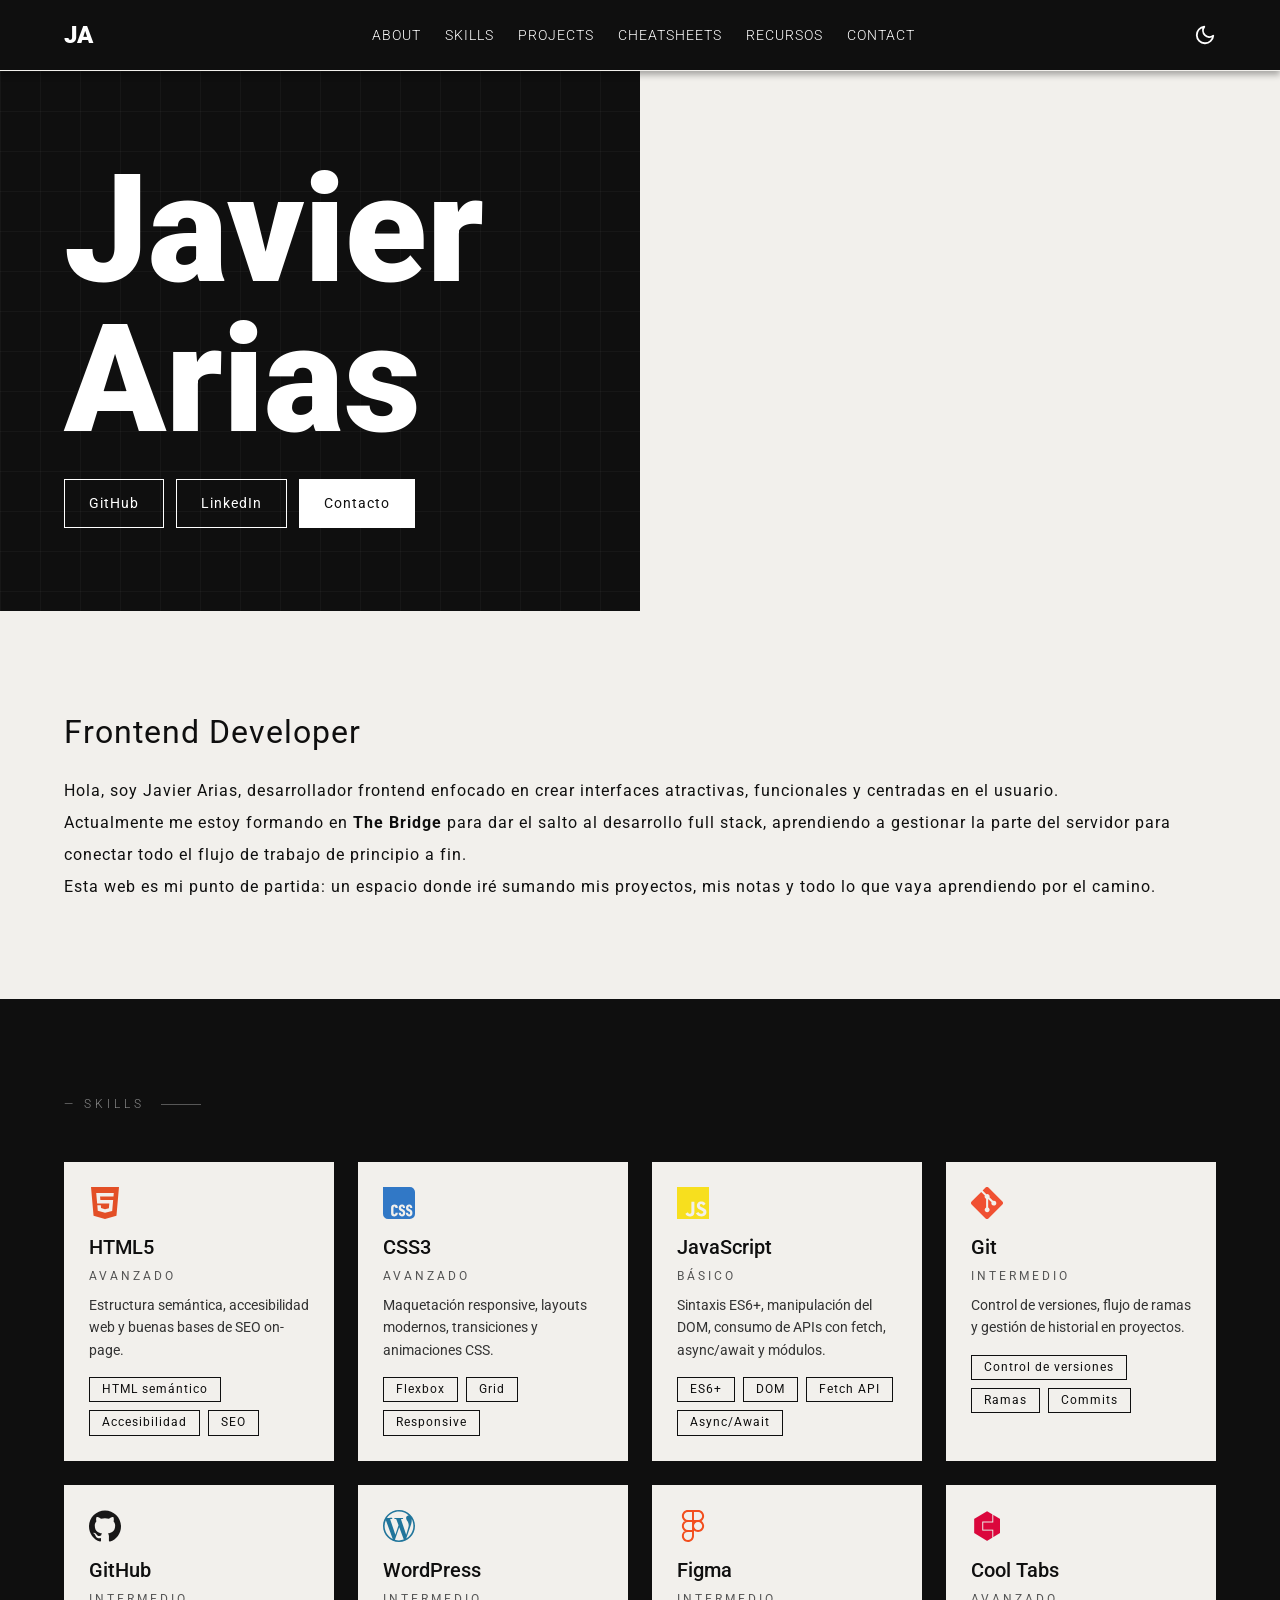
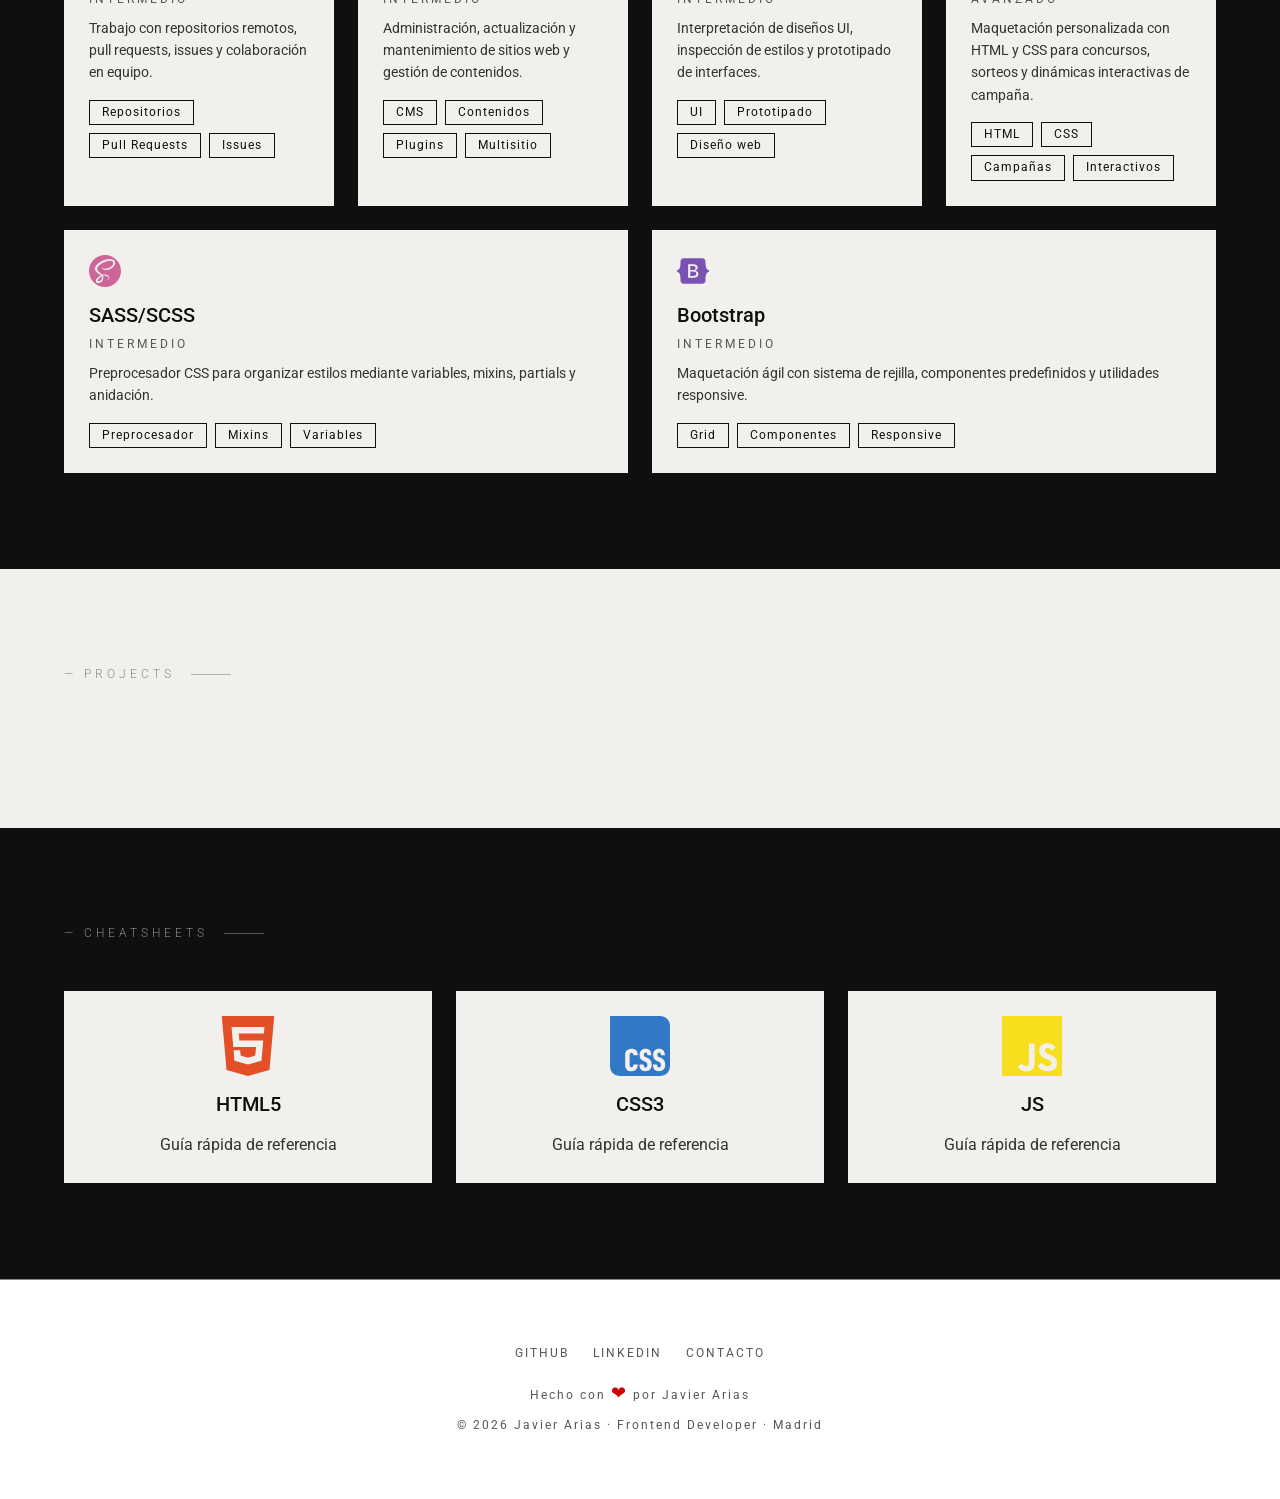
<file: index.html>
<!doctype html>
<html lang="es">
  <head>
    <meta charset="UTF-8" />
    <meta name="viewport" content="width=device-width, initial-scale=1.0" />
    <meta
      name="description"
      content="Portfolio de Javier Arias, desarrollador full stack"
    />
    <link
      rel="icon"
      type="image/png"
      href="https://res.cloudinary.com/z6bhb6c7/image/upload/v1793443373/favicon-32x32.png"
    />
    <link rel="stylesheet" href="./css/reset.css" />
    <link rel="stylesheet" href="./css/styles.css" />
    <title>Portfolio | Javier Arias</title>
  </head>
  <body>
    <header class="header__main"></header>

    <main>
      <section class="hero">
        <div class="hero__text">
          <h1 class="hero__name"><span>Javier</span> <span>Arias</span></h1>
          <div class="hero__actions">
            <a
              href="https://github.com/ariasimage"
              class="hero__btn"
              target="_blank"
              rel="noopener noreferrer"
              >GitHub</a
            >
            <a
              href="https://www.linkedin.com/in/javier-arias-frontend/"
              class="hero__btn"
              target="_blank"
              rel="noopener noreferrer"
              >LinkedIn</a
            >
            <a href="contacto.html" class="hero__btn hero__btn--solid"
              >Contacto</a
            >
          </div>
        </div>
        <div
          class="hero__image"
          role="img"
          aria-label="Ilustración de Javier Arias"
        ></div>
      </section>
      <section class="hero__content section section--light">
        <div class="section__container">
          <p class="section__role--tag">Frontend Developer</p>
          <p class="section__description">
            Hola, soy Javier Arias, desarrollador frontend enfocado en crear
            interfaces atractivas, funcionales y centradas en el usuario.
          </p>
          <p class="section__description">
            Actualmente me estoy formando en <strong>The Bridge</strong> para
            dar el salto al desarrollo full stack, aprendiendo a gestionar la
            parte del servidor para conectar todo el flujo de trabajo de
            principio a fin.
          </p>
          <p class="section__description">
            Esta web es mi punto de partida: un espacio donde iré sumando mis
            proyectos, mis notas y todo lo que vaya aprendiendo por el camino.
          </p>
        </div>
      </section>

      <section class="section section--dark" id="skills">
        <p class="section__label">— Skills</p>
        <div class="section__container">
          <div class="skills__list" id="skills-list"></div>
        </div>
      </section>

      <section class="section section--light" id="projects">
        <p class="section__label">— Projects</p>
      </section>

      <section class="section section--dark" id="cheatsheets">
        <p class="section__label">— Cheatsheets</p>
        <div class="section__container">
          <div class="cheatsheets__list" id="cheatsheets-list"></div>
        </div>
      </section>
    </main>

    <footer class="footer"></footer>
    <script type="module" src="./js/main.js"></script>
  </body>
</html>
</file>
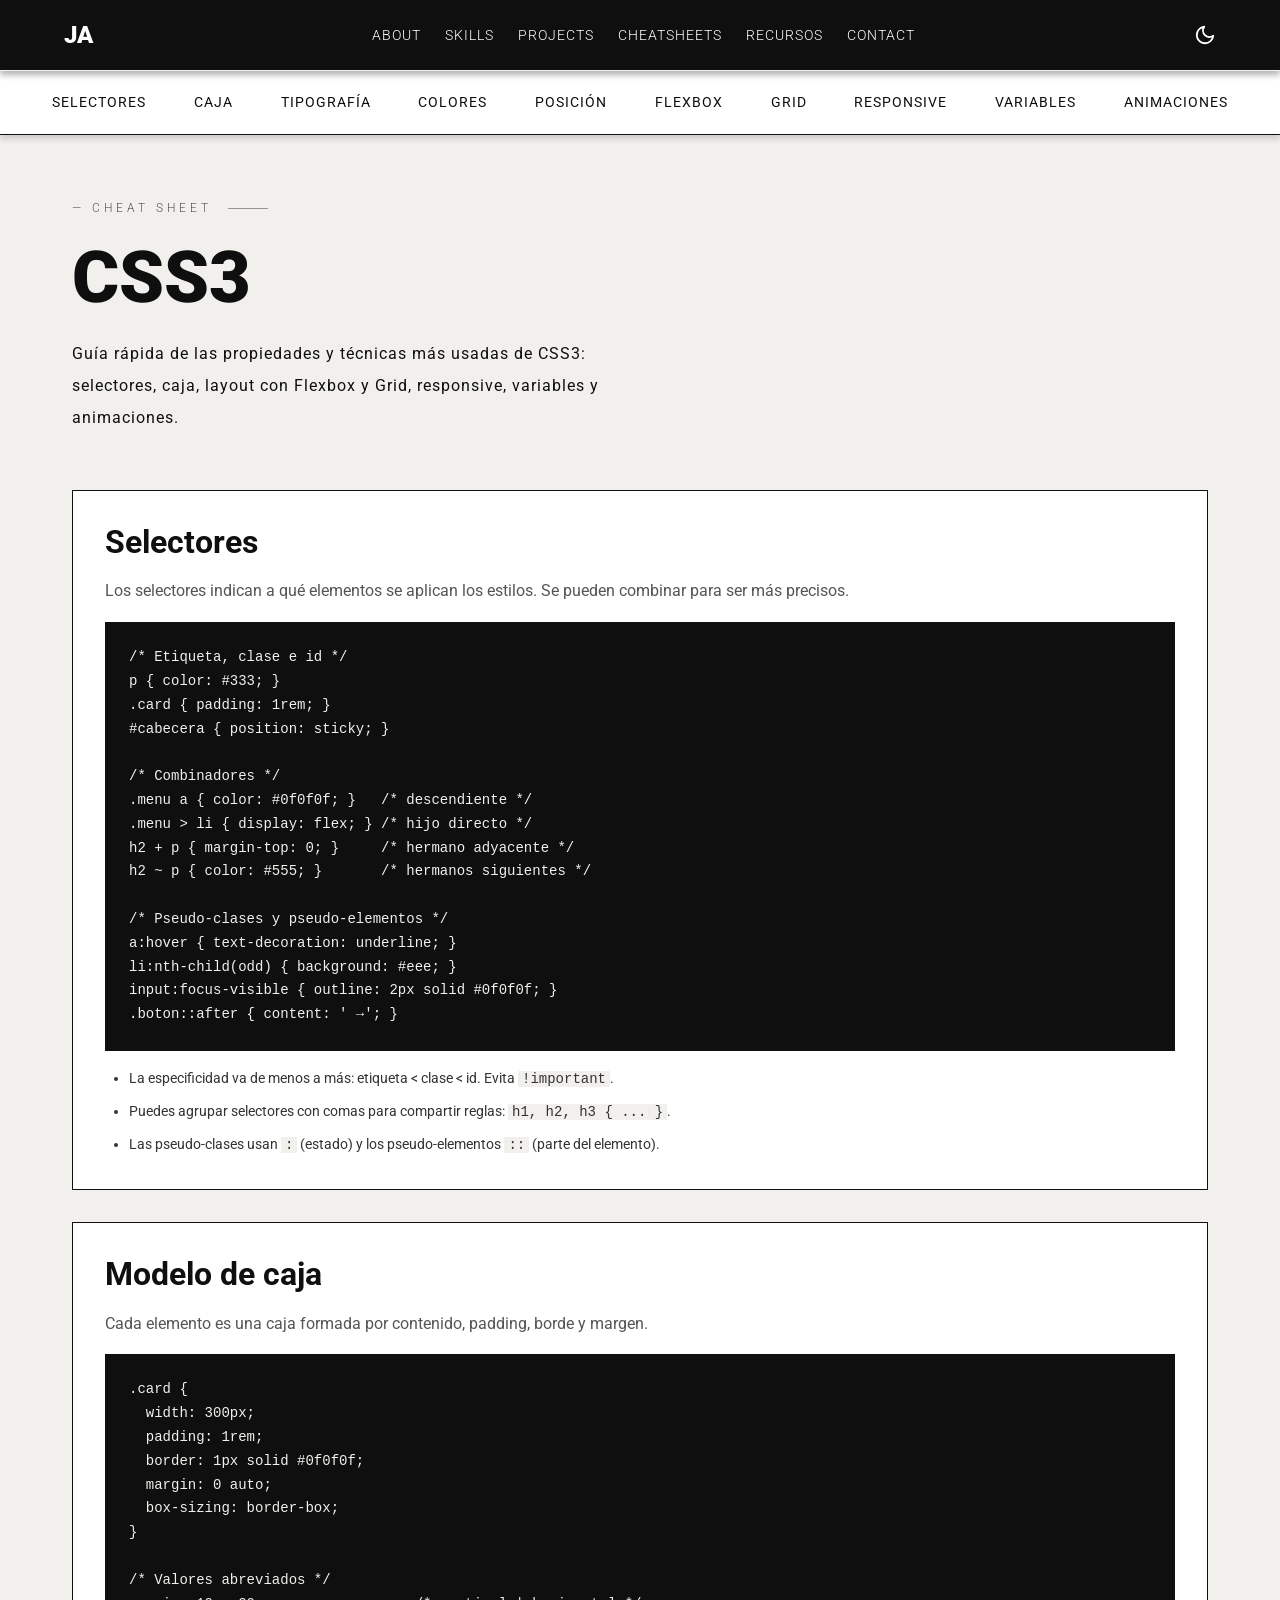
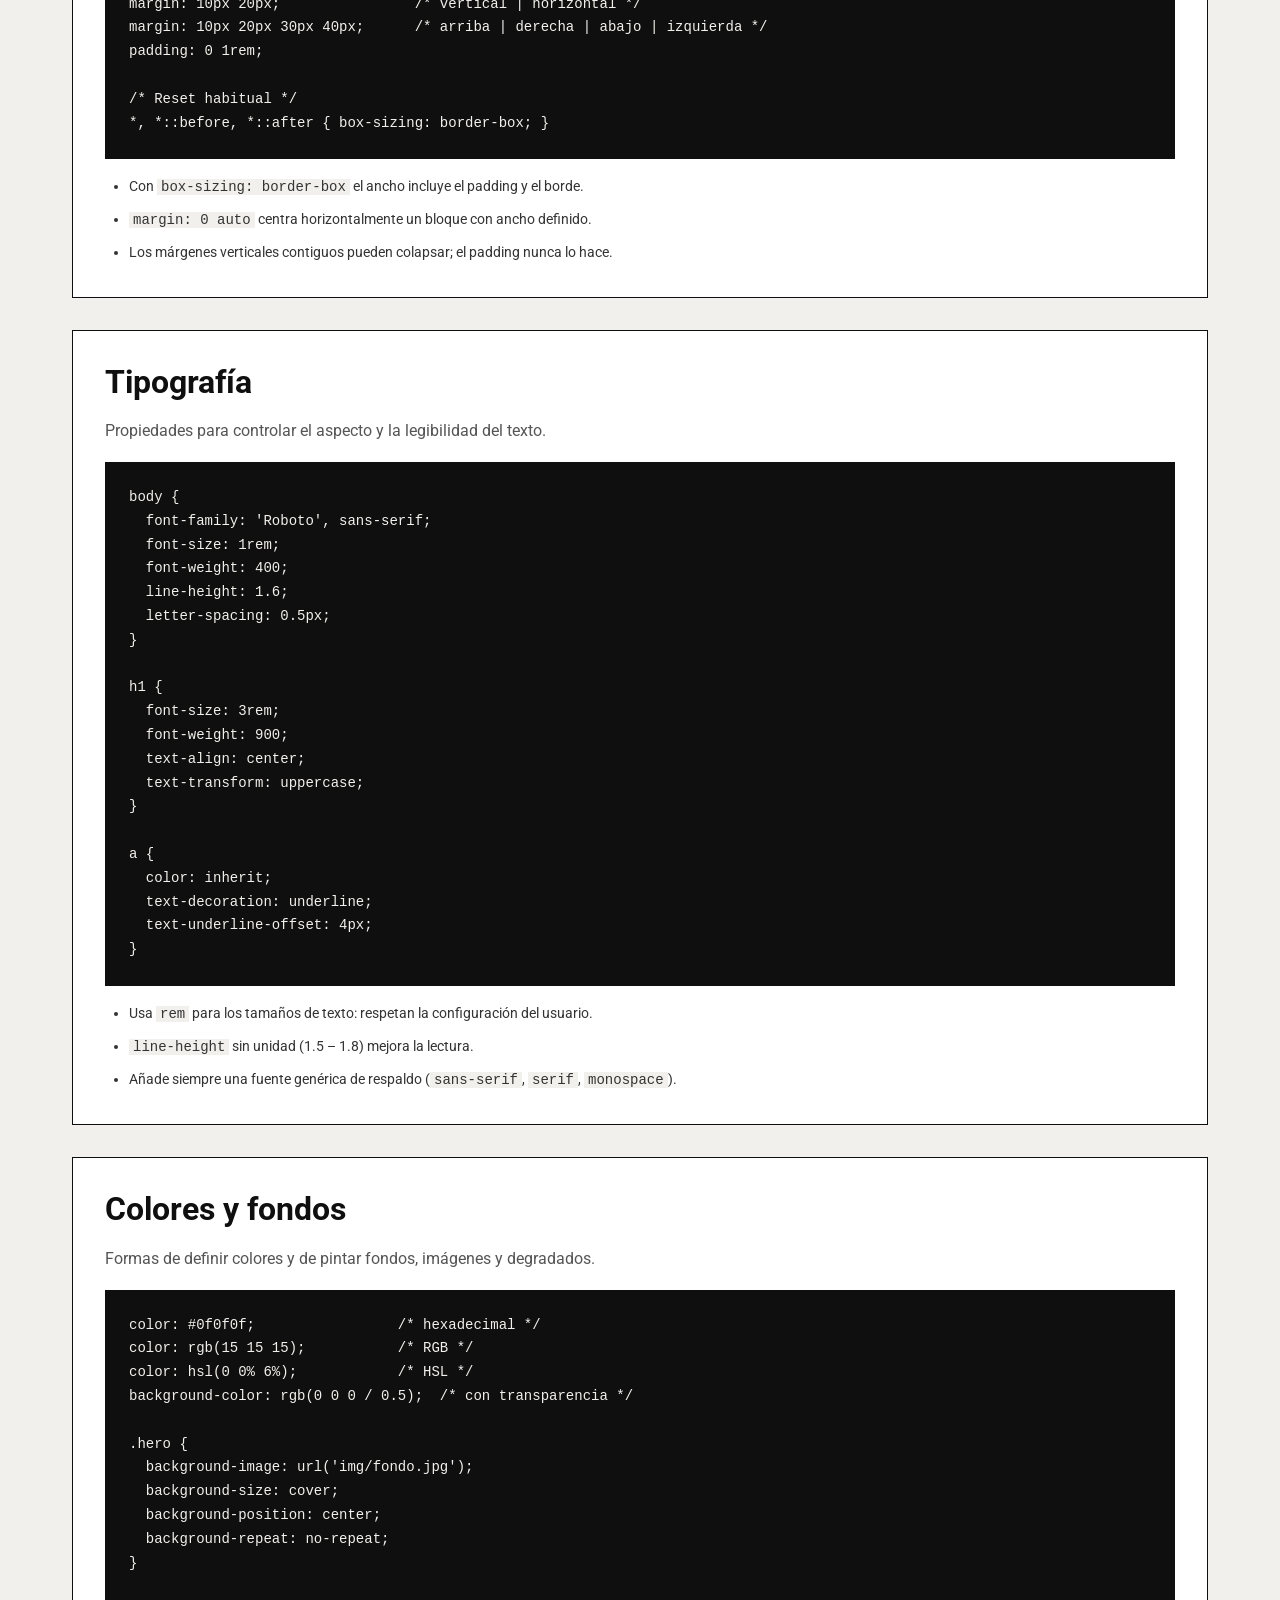
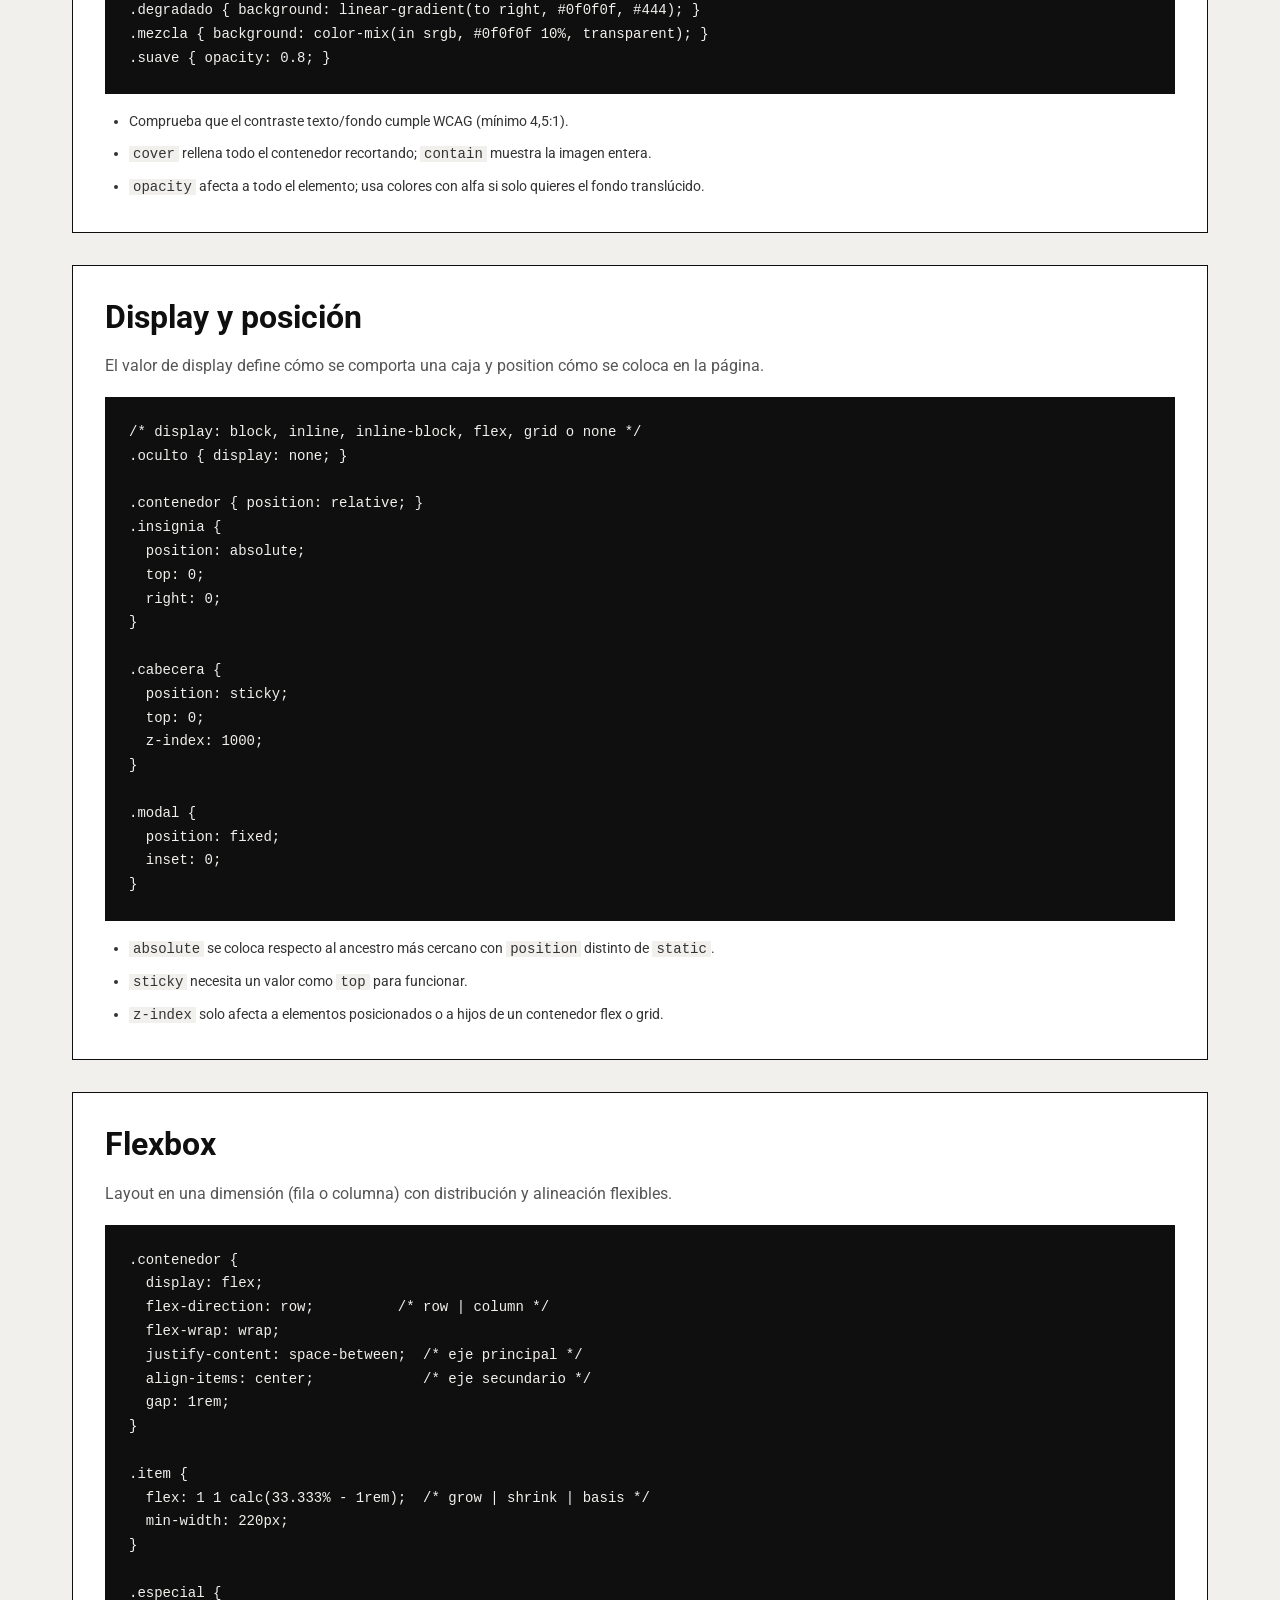
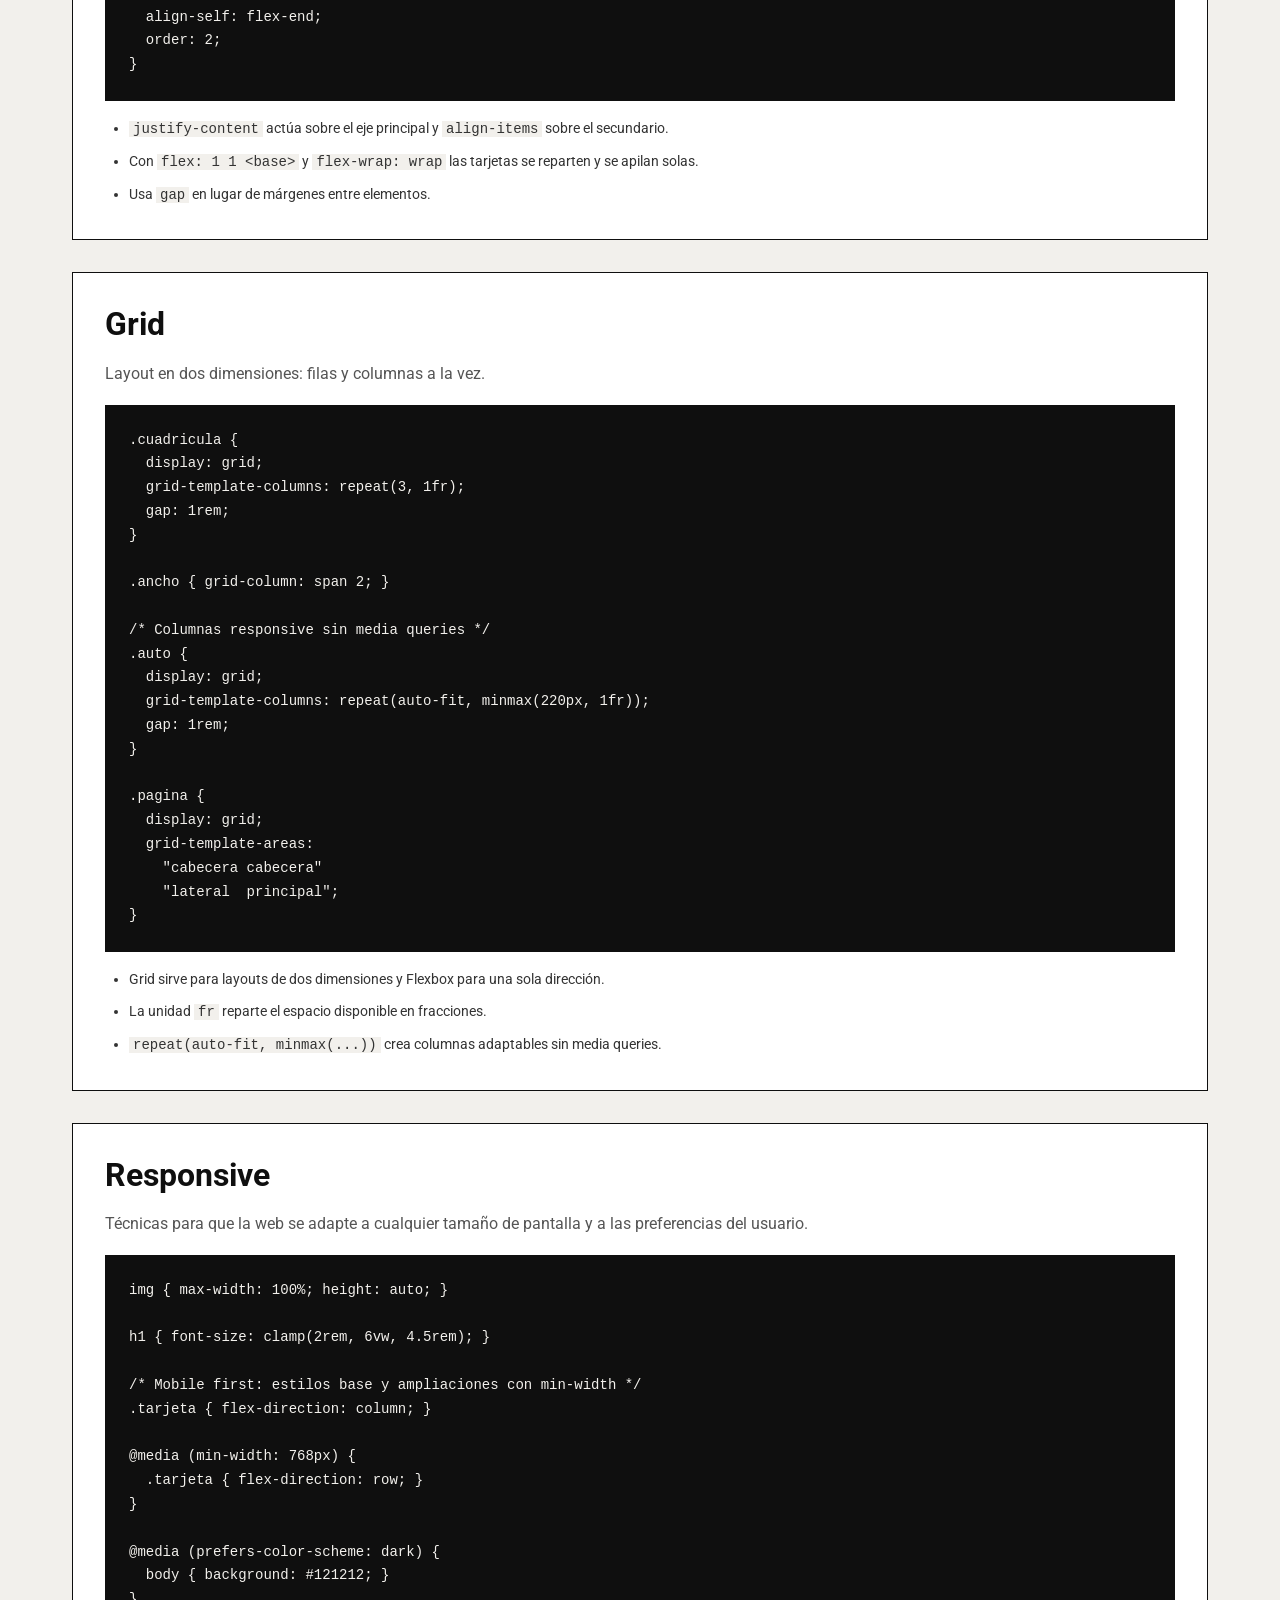
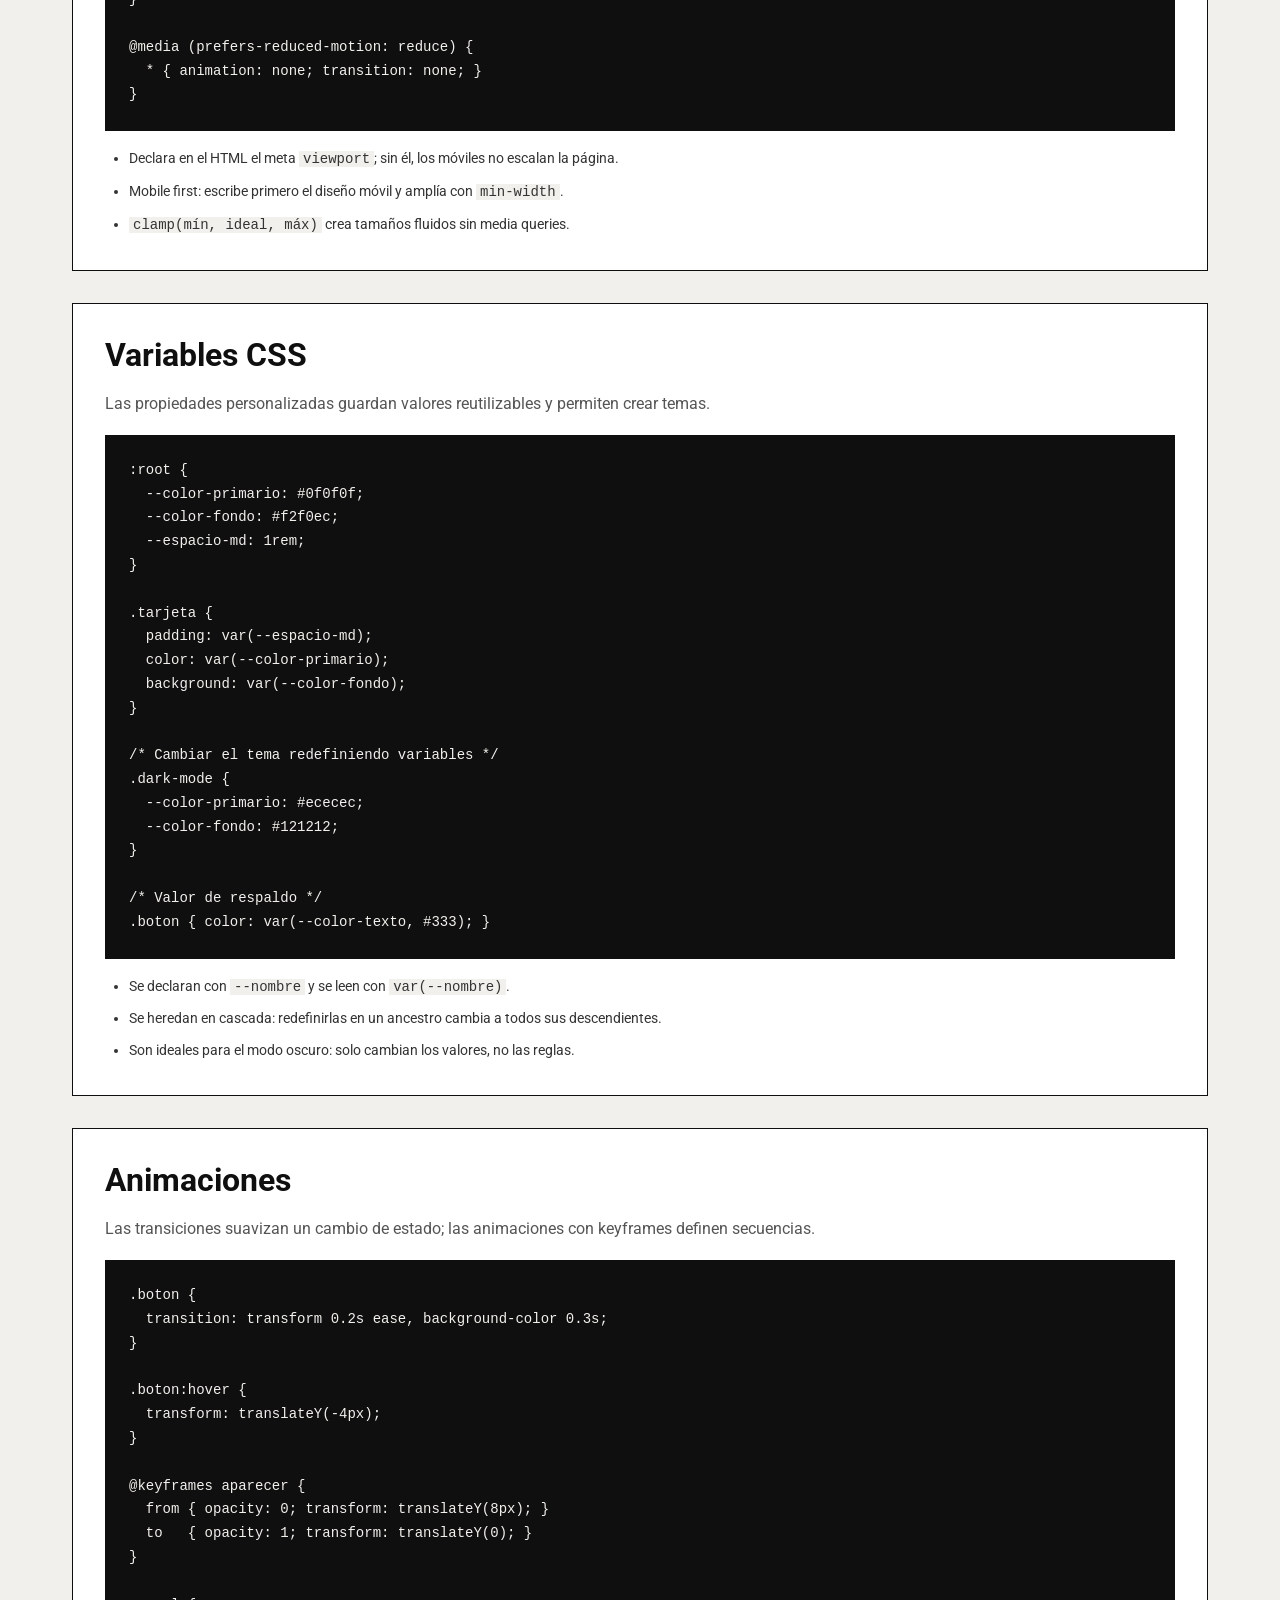
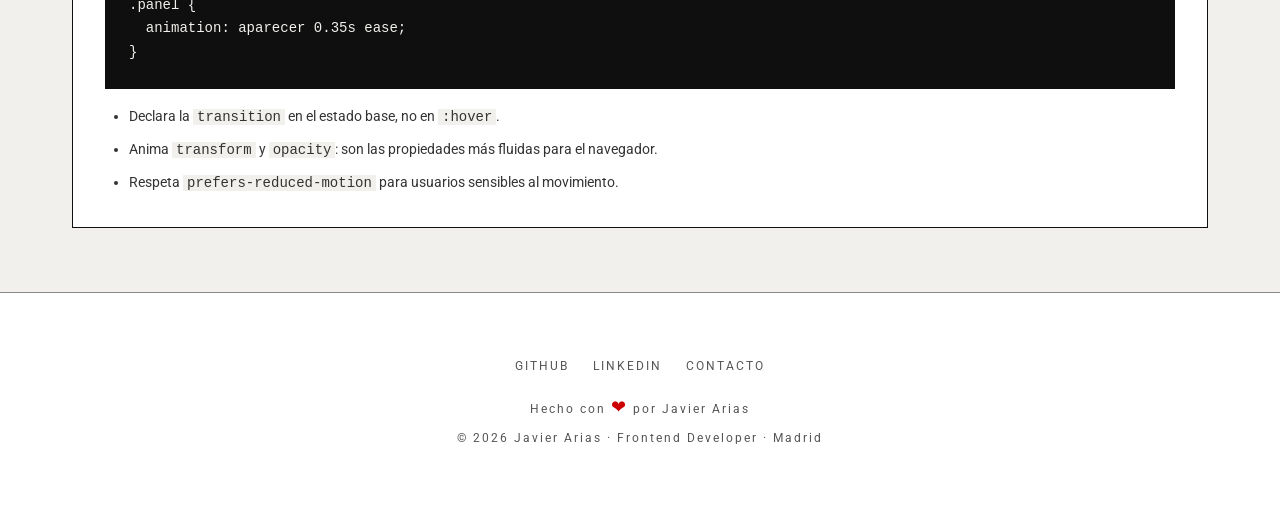
<file: cheatsheet-css.html>
<!DOCTYPE html>
<html lang="es">
  <head>
    <meta charset="UTF-8" />
    <meta name="viewport" content="width=device-width, initial-scale=1.0" />
    <meta
      name="description"
      content="Portfolio de Javier Arias, desarrollador full stack"
    />
    <link
      rel="icon"
      type="image/png"
      href="https://res.cloudinary.com/z6bhb6c7/image/upload/v1793443373/favicon-32x32.png"
    />
    <link rel="stylesheet" href="./css/reset.css" />
    <link rel="stylesheet" href="./css/styles.css" />
    <title>Cheatsheet CSS3 | Javier Arias</title>
  </head>
  <body>
    <header class="header__main"></header>

    <main class="main--grow cheatsheet__page">
      <nav class="cheatsheet__nav" aria-label="Índice de la cheatsheet">
        <ul class="cheatsheet__nav-list">
          <li><a class="cheatsheet__nav-link" href="#selectores">Selectores</a></li>
          <li><a class="cheatsheet__nav-link" href="#caja">Caja</a></li>
          <li><a class="cheatsheet__nav-link" href="#tipografia">Tipografía</a></li>
          <li><a class="cheatsheet__nav-link" href="#colores">Colores</a></li>
          <li><a class="cheatsheet__nav-link" href="#posicion">Posición</a></li>
          <li><a class="cheatsheet__nav-link" href="#flexbox">Flexbox</a></li>
          <li><a class="cheatsheet__nav-link" href="#grid">Grid</a></li>
          <li><a class="cheatsheet__nav-link" href="#responsive">Responsive</a></li>
          <li><a class="cheatsheet__nav-link" href="#variables">Variables</a></li>
          <li><a class="cheatsheet__nav-link" href="#animaciones">Animaciones</a></li>
        </ul>
      </nav>

      <div class="cheatsheet">
        <article class="cheatsheet__content">
          <header class="cheatsheet__header">
            <p class="section__label cheatsheet__tag">— Cheat Sheet</p>
            <h1 class="cheatsheet__title">CSS3</h1>
            <p class="cheatsheet__intro">
              Guía rápida de las propiedades y técnicas más usadas de CSS3: selectores, caja, layout con Flexbox y Grid, responsive, variables y animaciones.
            </p>
          </header>

        <section class="cheatsheet__section" id="selectores">
          <h2 class="cheatsheet__section-title">Selectores</h2>
          <p class="cheatsheet__desc">Los selectores indican a qué elementos se aplican los estilos. Se pueden combinar para ser más precisos.</p>
          <pre class="cheatsheet__code"><code>/* Etiqueta, clase e id */
p { color: #333; }
.card { padding: 1rem; }
#cabecera { position: sticky; }

/* Combinadores */
.menu a { color: #0f0f0f; }   /* descendiente */
.menu &gt; li { display: flex; } /* hijo directo */
h2 + p { margin-top: 0; }     /* hermano adyacente */
h2 ~ p { color: #555; }       /* hermanos siguientes */

/* Pseudo-clases y pseudo-elementos */
a:hover { text-decoration: underline; }
li:nth-child(odd) { background: #eee; }
input:focus-visible { outline: 2px solid #0f0f0f; }
.boton::after { content: ' →'; }</code></pre>
          <ul class="cheatsheet__tips">
            <li>La especificidad va de menos a más: etiqueta &lt; clase &lt; id. Evita <code>!important</code>.</li>
            <li>Puedes agrupar selectores con comas para compartir reglas: <code>h1, h2, h3 { ... }</code>.</li>
            <li>Las pseudo-clases usan <code>:</code> (estado) y los pseudo-elementos <code>::</code> (parte del elemento).</li>
          </ul>
        </section>

        <section class="cheatsheet__section" id="caja">
          <h2 class="cheatsheet__section-title">Modelo de caja</h2>
          <p class="cheatsheet__desc">Cada elemento es una caja formada por contenido, padding, borde y margen.</p>
          <pre class="cheatsheet__code"><code>.card {
  width: 300px;
  padding: 1rem;
  border: 1px solid #0f0f0f;
  margin: 0 auto;
  box-sizing: border-box;
}

/* Valores abreviados */
margin: 10px 20px;                /* vertical | horizontal */
margin: 10px 20px 30px 40px;      /* arriba | derecha | abajo | izquierda */
padding: 0 1rem;

/* Reset habitual */
*, *::before, *::after { box-sizing: border-box; }</code></pre>
          <ul class="cheatsheet__tips">
            <li>Con <code>box-sizing: border-box</code> el ancho incluye el padding y el borde.</li>
            <li><code>margin: 0 auto</code> centra horizontalmente un bloque con ancho definido.</li>
            <li>Los márgenes verticales contiguos pueden colapsar; el padding nunca lo hace.</li>
          </ul>
        </section>

        <section class="cheatsheet__section" id="tipografia">
          <h2 class="cheatsheet__section-title">Tipografía</h2>
          <p class="cheatsheet__desc">Propiedades para controlar el aspecto y la legibilidad del texto.</p>
          <pre class="cheatsheet__code"><code>body {
  font-family: 'Roboto', sans-serif;
  font-size: 1rem;
  font-weight: 400;
  line-height: 1.6;
  letter-spacing: 0.5px;
}

h1 {
  font-size: 3rem;
  font-weight: 900;
  text-align: center;
  text-transform: uppercase;
}

a {
  color: inherit;
  text-decoration: underline;
  text-underline-offset: 4px;
}</code></pre>
          <ul class="cheatsheet__tips">
            <li>Usa <code>rem</code> para los tamaños de texto: respetan la configuración del usuario.</li>
            <li><code>line-height</code> sin unidad (1.5 – 1.8) mejora la lectura.</li>
            <li>Añade siempre una fuente genérica de respaldo (<code>sans-serif</code>, <code>serif</code>, <code>monospace</code>).</li>
          </ul>
        </section>

        <section class="cheatsheet__section" id="colores">
          <h2 class="cheatsheet__section-title">Colores y fondos</h2>
          <p class="cheatsheet__desc">Formas de definir colores y de pintar fondos, imágenes y degradados.</p>
          <pre class="cheatsheet__code"><code>color: #0f0f0f;                 /* hexadecimal */
color: rgb(15 15 15);           /* RGB */
color: hsl(0 0% 6%);            /* HSL */
background-color: rgb(0 0 0 / 0.5);  /* con transparencia */

.hero {
  background-image: url('img/fondo.jpg');
  background-size: cover;
  background-position: center;
  background-repeat: no-repeat;
}

.degradado { background: linear-gradient(to right, #0f0f0f, #444); }
.mezcla { background: color-mix(in srgb, #0f0f0f 10%, transparent); }
.suave { opacity: 0.8; }</code></pre>
          <ul class="cheatsheet__tips">
            <li>Comprueba que el contraste texto/fondo cumple WCAG (mínimo 4,5:1).</li>
            <li><code>cover</code> rellena todo el contenedor recortando; <code>contain</code> muestra la imagen entera.</li>
            <li><code>opacity</code> afecta a todo el elemento; usa colores con alfa si solo quieres el fondo translúcido.</li>
          </ul>
        </section>

        <section class="cheatsheet__section" id="posicion">
          <h2 class="cheatsheet__section-title">Display y posición</h2>
          <p class="cheatsheet__desc">El valor de display define cómo se comporta una caja y position cómo se coloca en la página.</p>
          <pre class="cheatsheet__code"><code>/* display: block, inline, inline-block, flex, grid o none */
.oculto { display: none; }

.contenedor { position: relative; }
.insignia {
  position: absolute;
  top: 0;
  right: 0;
}

.cabecera {
  position: sticky;
  top: 0;
  z-index: 1000;
}

.modal {
  position: fixed;
  inset: 0;
}</code></pre>
          <ul class="cheatsheet__tips">
            <li><code>absolute</code> se coloca respecto al ancestro más cercano con <code>position</code> distinto de <code>static</code>.</li>
            <li><code>sticky</code> necesita un valor como <code>top</code> para funcionar.</li>
            <li><code>z-index</code> solo afecta a elementos posicionados o a hijos de un contenedor flex o grid.</li>
          </ul>
        </section>

        <section class="cheatsheet__section" id="flexbox">
          <h2 class="cheatsheet__section-title">Flexbox</h2>
          <p class="cheatsheet__desc">Layout en una dimensión (fila o columna) con distribución y alineación flexibles.</p>
          <pre class="cheatsheet__code"><code>.contenedor {
  display: flex;
  flex-direction: row;          /* row | column */
  flex-wrap: wrap;
  justify-content: space-between;  /* eje principal */
  align-items: center;             /* eje secundario */
  gap: 1rem;
}

.item {
  flex: 1 1 calc(33.333% - 1rem);  /* grow | shrink | basis */
  min-width: 220px;
}

.especial {
  align-self: flex-end;
  order: 2;
}</code></pre>
          <ul class="cheatsheet__tips">
            <li><code>justify-content</code> actúa sobre el eje principal y <code>align-items</code> sobre el secundario.</li>
            <li>Con <code>flex: 1 1 &lt;base&gt;</code> y <code>flex-wrap: wrap</code> las tarjetas se reparten y se apilan solas.</li>
            <li>Usa <code>gap</code> en lugar de márgenes entre elementos.</li>
          </ul>
        </section>

        <section class="cheatsheet__section" id="grid">
          <h2 class="cheatsheet__section-title">Grid</h2>
          <p class="cheatsheet__desc">Layout en dos dimensiones: filas y columnas a la vez.</p>
          <pre class="cheatsheet__code"><code>.cuadricula {
  display: grid;
  grid-template-columns: repeat(3, 1fr);
  gap: 1rem;
}

.ancho { grid-column: span 2; }

/* Columnas responsive sin media queries */
.auto {
  display: grid;
  grid-template-columns: repeat(auto-fit, minmax(220px, 1fr));
  gap: 1rem;
}

.pagina {
  display: grid;
  grid-template-areas:
    "cabecera cabecera"
    "lateral  principal";
}</code></pre>
          <ul class="cheatsheet__tips">
            <li>Grid sirve para layouts de dos dimensiones y Flexbox para una sola dirección.</li>
            <li>La unidad <code>fr</code> reparte el espacio disponible en fracciones.</li>
            <li><code>repeat(auto-fit, minmax(...))</code> crea columnas adaptables sin media queries.</li>
          </ul>
        </section>

        <section class="cheatsheet__section" id="responsive">
          <h2 class="cheatsheet__section-title">Responsive</h2>
          <p class="cheatsheet__desc">Técnicas para que la web se adapte a cualquier tamaño de pantalla y a las preferencias del usuario.</p>
          <pre class="cheatsheet__code"><code>img { max-width: 100%; height: auto; }

h1 { font-size: clamp(2rem, 6vw, 4.5rem); }

/* Mobile first: estilos base y ampliaciones con min-width */
.tarjeta { flex-direction: column; }

@media (min-width: 768px) {
  .tarjeta { flex-direction: row; }
}

@media (prefers-color-scheme: dark) {
  body { background: #121212; }
}

@media (prefers-reduced-motion: reduce) {
  * { animation: none; transition: none; }
}</code></pre>
          <ul class="cheatsheet__tips">
            <li>Declara en el HTML el meta <code>viewport</code>; sin él, los móviles no escalan la página.</li>
            <li>Mobile first: escribe primero el diseño móvil y amplía con <code>min-width</code>.</li>
            <li><code>clamp(mín, ideal, máx)</code> crea tamaños fluidos sin media queries.</li>
          </ul>
        </section>

        <section class="cheatsheet__section" id="variables">
          <h2 class="cheatsheet__section-title">Variables CSS</h2>
          <p class="cheatsheet__desc">Las propiedades personalizadas guardan valores reutilizables y permiten crear temas.</p>
          <pre class="cheatsheet__code"><code>:root {
  --color-primario: #0f0f0f;
  --color-fondo: #f2f0ec;
  --espacio-md: 1rem;
}

.tarjeta {
  padding: var(--espacio-md);
  color: var(--color-primario);
  background: var(--color-fondo);
}

/* Cambiar el tema redefiniendo variables */
.dark-mode {
  --color-primario: #ececec;
  --color-fondo: #121212;
}

/* Valor de respaldo */
.boton { color: var(--color-texto, #333); }</code></pre>
          <ul class="cheatsheet__tips">
            <li>Se declaran con <code>--nombre</code> y se leen con <code>var(--nombre)</code>.</li>
            <li>Se heredan en cascada: redefinirlas en un ancestro cambia a todos sus descendientes.</li>
            <li>Son ideales para el modo oscuro: solo cambian los valores, no las reglas.</li>
          </ul>
        </section>

        <section class="cheatsheet__section" id="animaciones">
          <h2 class="cheatsheet__section-title">Animaciones</h2>
          <p class="cheatsheet__desc">Las transiciones suavizan un cambio de estado; las animaciones con keyframes definen secuencias.</p>
          <pre class="cheatsheet__code"><code>.boton {
  transition: transform 0.2s ease, background-color 0.3s;
}

.boton:hover {
  transform: translateY(-4px);
}

@keyframes aparecer {
  from { opacity: 0; transform: translateY(8px); }
  to   { opacity: 1; transform: translateY(0); }
}

.panel {
  animation: aparecer 0.35s ease;
}</code></pre>
          <ul class="cheatsheet__tips">
            <li>Declara la <code>transition</code> en el estado base, no en <code>:hover</code>.</li>
            <li>Anima <code>transform</code> y <code>opacity</code>: son las propiedades más fluidas para el navegador.</li>
            <li>Respeta <code>prefers-reduced-motion</code> para usuarios sensibles al movimiento.</li>
          </ul>
        </section>
        </article>
      </div>
    </main>

    <footer class="footer"></footer>
    <script type="module" src="./js/main.js"></script>
  </body>
</html>
</file>
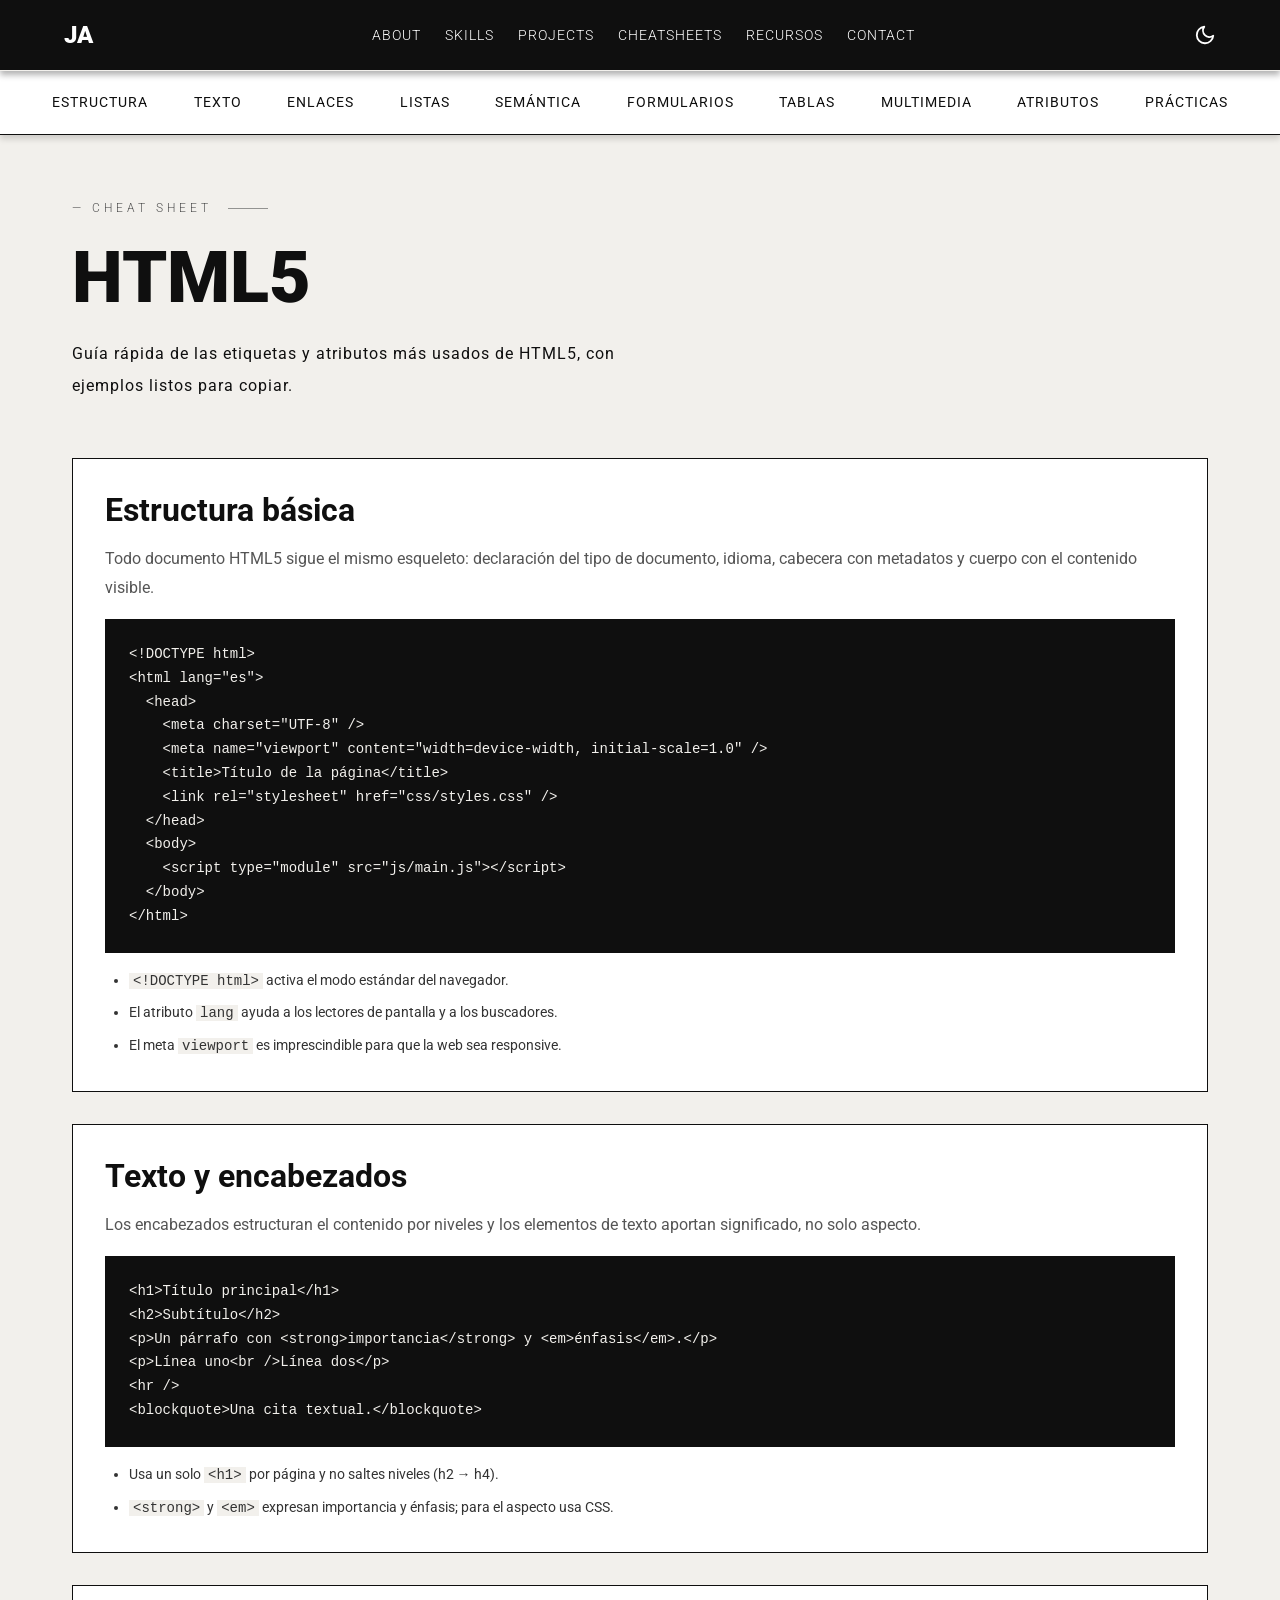
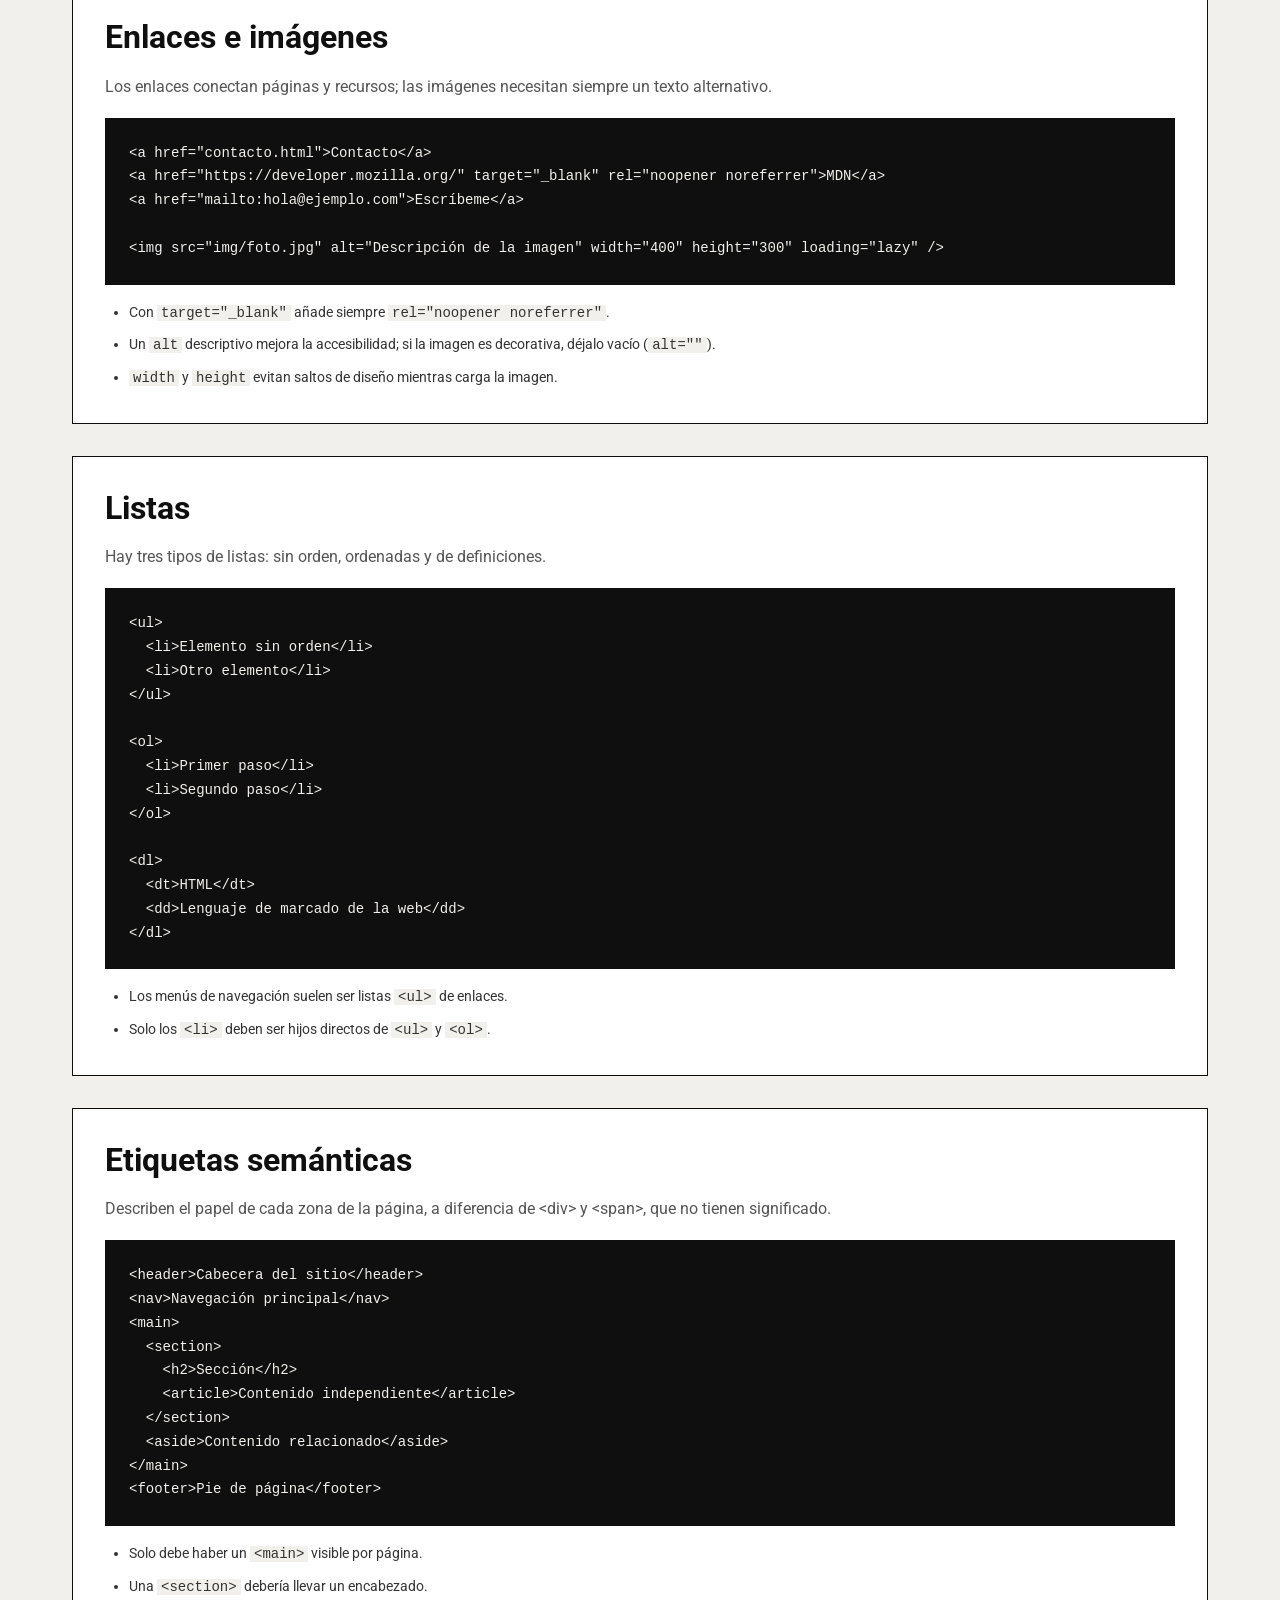
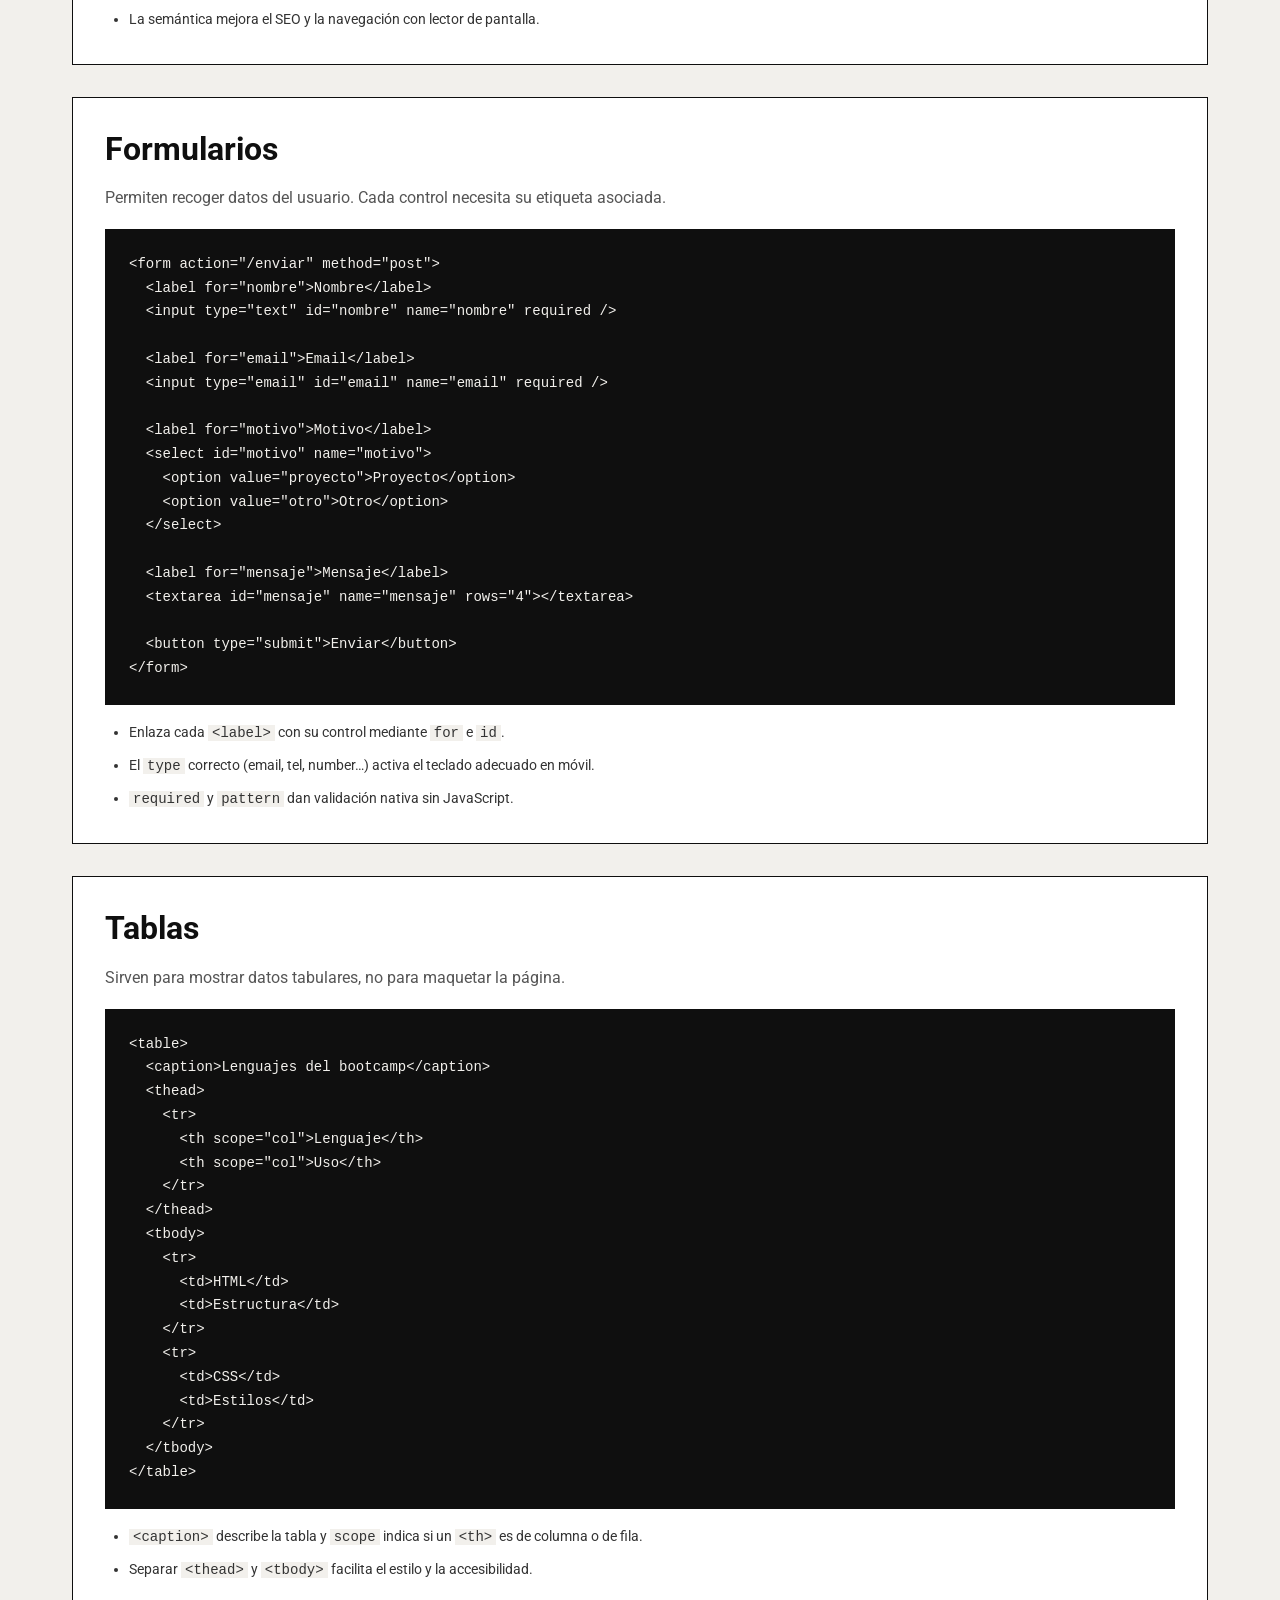
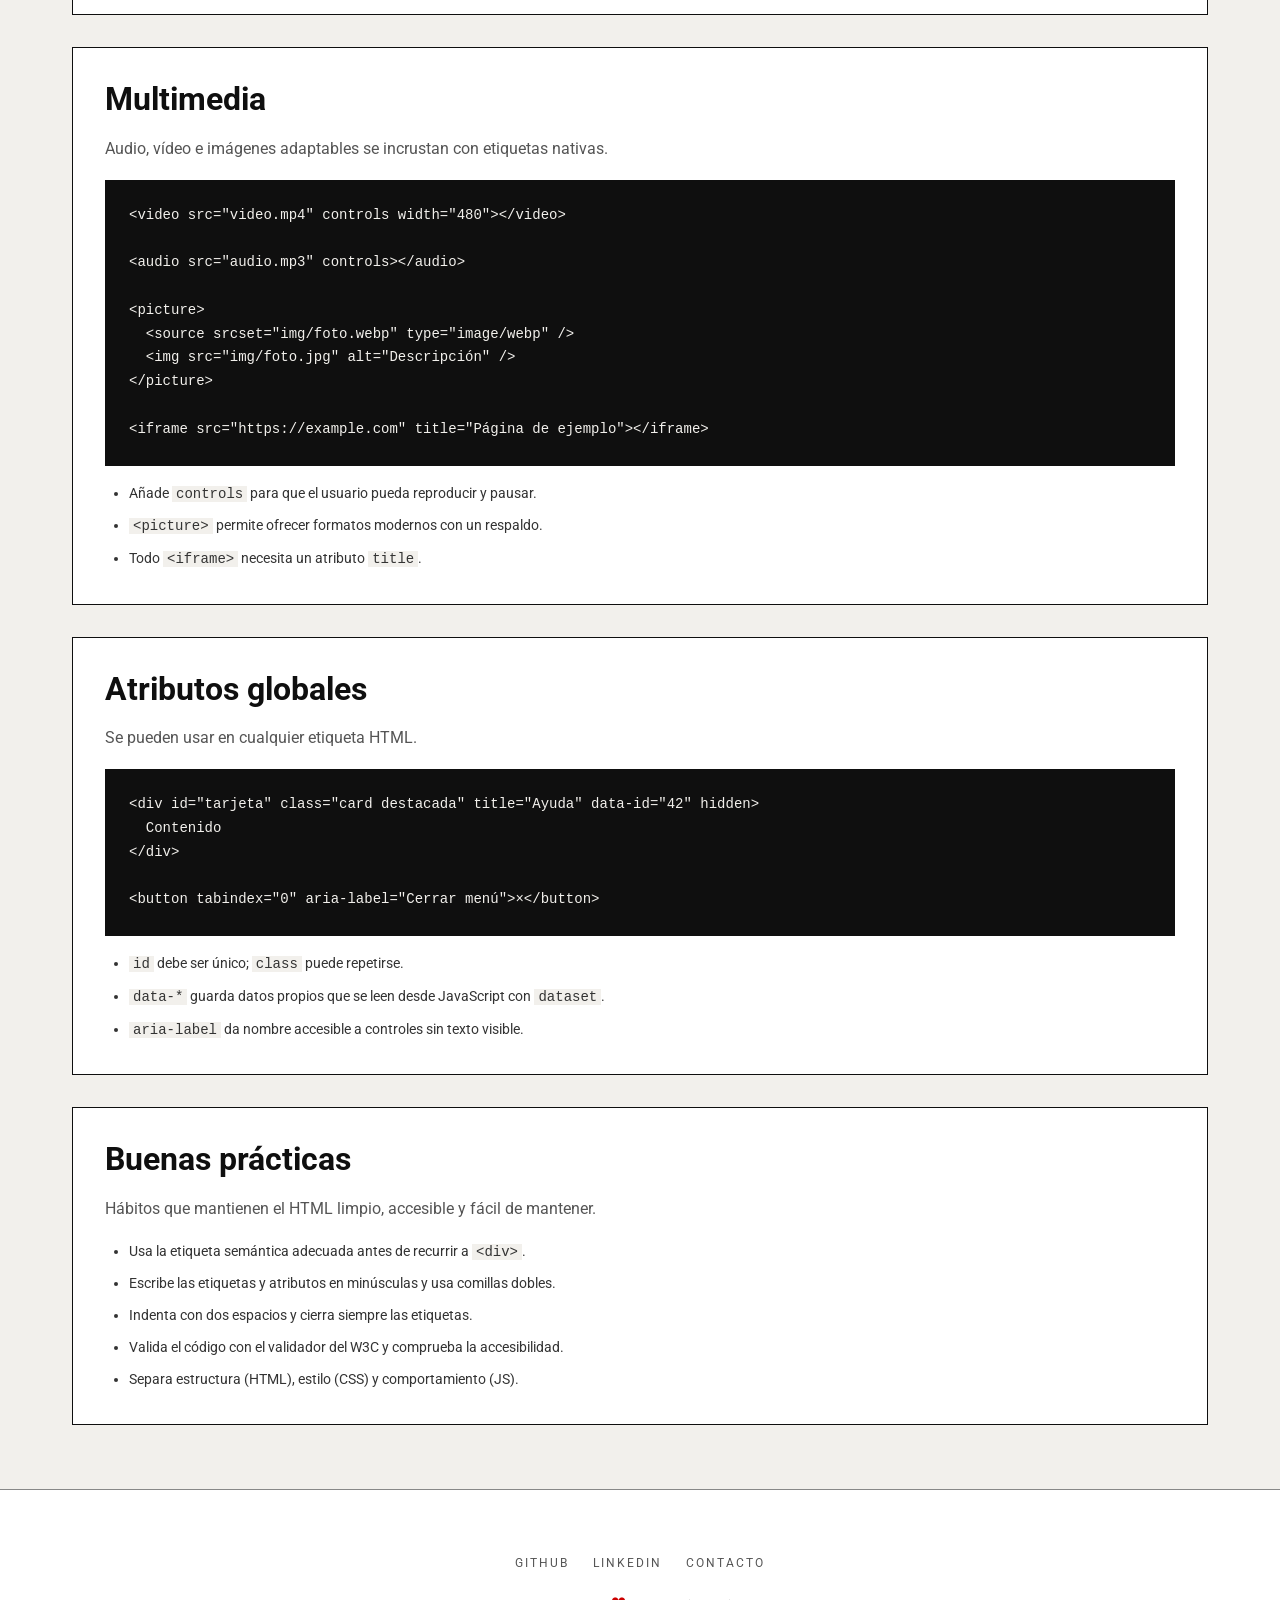
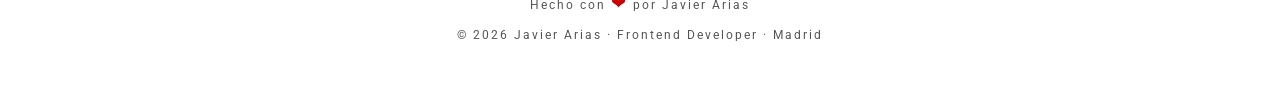
<file: cheatsheet-html.html>
<!DOCTYPE html>
<html lang="es">
  <head>
    <meta charset="UTF-8" />
    <meta name="viewport" content="width=device-width, initial-scale=1.0" />
    <meta
      name="description"
      content="Portfolio de Javier Arias, desarrollador full stack"
    />
    <link
      rel="icon"
      type="image/png"
      href="https://res.cloudinary.com/z6bhb6c7/image/upload/v1793443373/favicon-32x32.png"
    />
    <link rel="stylesheet" href="./css/reset.css" />
    <link rel="stylesheet" href="./css/styles.css" />
    <title>Cheatsheet HTML5 | Javier Arias</title>
  </head>
  <body>
    <header class="header__main"></header>

    <main class="main--grow cheatsheet__page">
      <nav class="cheatsheet__nav" aria-label="Índice de la cheatsheet">
        <ul class="cheatsheet__nav-list">
          <li><a class="cheatsheet__nav-link" href="#estructura">Estructura</a></li>
          <li><a class="cheatsheet__nav-link" href="#texto">Texto</a></li>
          <li><a class="cheatsheet__nav-link" href="#enlaces-imagenes">Enlaces</a></li>
          <li><a class="cheatsheet__nav-link" href="#listas">Listas</a></li>
          <li><a class="cheatsheet__nav-link" href="#semantica">Semántica</a></li>
          <li><a class="cheatsheet__nav-link" href="#formularios">Formularios</a></li>
          <li><a class="cheatsheet__nav-link" href="#tablas">Tablas</a></li>
          <li><a class="cheatsheet__nav-link" href="#multimedia">Multimedia</a></li>
          <li><a class="cheatsheet__nav-link" href="#atributos">Atributos</a></li>
          <li><a class="cheatsheet__nav-link" href="#buenas-practicas">Prácticas</a></li>
        </ul>
      </nav>

      <div class="cheatsheet">
        <article class="cheatsheet__content">
          <header class="cheatsheet__header">
            <p class="section__label cheatsheet__tag">— Cheat Sheet</p>
            <h1 class="cheatsheet__title">HTML5</h1>
            <p class="cheatsheet__intro">
              Guía rápida de las etiquetas y atributos más usados de HTML5, con
              ejemplos listos para copiar.
            </p>
          </header>

        <section class="cheatsheet__section" id="estructura">
          <h2 class="cheatsheet__section-title">Estructura básica</h2>
          <p class="cheatsheet__desc">Todo documento HTML5 sigue el mismo esqueleto: declaración del tipo de documento, idioma, cabecera con metadatos y cuerpo con el contenido visible.</p>
          <pre class="cheatsheet__code"><code>&lt;!DOCTYPE html&gt;
&lt;html lang="es"&gt;
  &lt;head&gt;
    &lt;meta charset="UTF-8" /&gt;
    &lt;meta name="viewport" content="width=device-width, initial-scale=1.0" /&gt;
    &lt;title&gt;Título de la página&lt;/title&gt;
    &lt;link rel="stylesheet" href="css/styles.css" /&gt;
  &lt;/head&gt;
  &lt;body&gt;
    &lt;script type="module" src="js/main.js"&gt;&lt;/script&gt;
  &lt;/body&gt;
&lt;/html&gt;</code></pre>
          <ul class="cheatsheet__tips">
            <li><code>&lt;!DOCTYPE html&gt;</code> activa el modo estándar del navegador.</li>
            <li>El atributo <code>lang</code> ayuda a los lectores de pantalla y a los buscadores.</li>
            <li>El meta <code>viewport</code> es imprescindible para que la web sea responsive.</li>
          </ul>
        </section>

        <section class="cheatsheet__section" id="texto">
          <h2 class="cheatsheet__section-title">Texto y encabezados</h2>
          <p class="cheatsheet__desc">Los encabezados estructuran el contenido por niveles y los elementos de texto aportan significado, no solo aspecto.</p>
          <pre class="cheatsheet__code"><code>&lt;h1&gt;Título principal&lt;/h1&gt;
&lt;h2&gt;Subtítulo&lt;/h2&gt;
&lt;p&gt;Un párrafo con &lt;strong&gt;importancia&lt;/strong&gt; y &lt;em&gt;énfasis&lt;/em&gt;.&lt;/p&gt;
&lt;p&gt;Línea uno&lt;br /&gt;Línea dos&lt;/p&gt;
&lt;hr /&gt;
&lt;blockquote&gt;Una cita textual.&lt;/blockquote&gt;</code></pre>
          <ul class="cheatsheet__tips">
            <li>Usa un solo <code>&lt;h1&gt;</code> por página y no saltes niveles (h2 → h4).</li>
            <li><code>&lt;strong&gt;</code> y <code>&lt;em&gt;</code> expresan importancia y énfasis; para el aspecto usa CSS.</li>
          </ul>
        </section>

        <section class="cheatsheet__section" id="enlaces-imagenes">
          <h2 class="cheatsheet__section-title">Enlaces e imágenes</h2>
          <p class="cheatsheet__desc">Los enlaces conectan páginas y recursos; las imágenes necesitan siempre un texto alternativo.</p>
          <pre class="cheatsheet__code"><code>&lt;a href="contacto.html"&gt;Contacto&lt;/a&gt;
&lt;a href="https://developer.mozilla.org/" target="_blank" rel="noopener noreferrer"&gt;MDN&lt;/a&gt;
&lt;a href="mailto:hola@ejemplo.com"&gt;Escríbeme&lt;/a&gt;

&lt;img src="img/foto.jpg" alt="Descripción de la imagen" width="400" height="300" loading="lazy" /&gt;</code></pre>
          <ul class="cheatsheet__tips">
            <li>Con <code>target="_blank"</code> añade siempre <code>rel="noopener noreferrer"</code>.</li>
            <li>Un <code>alt</code> descriptivo mejora la accesibilidad; si la imagen es decorativa, déjalo vacío (<code>alt=""</code>).</li>
            <li><code>width</code> y <code>height</code> evitan saltos de diseño mientras carga la imagen.</li>
          </ul>
        </section>

        <section class="cheatsheet__section" id="listas">
          <h2 class="cheatsheet__section-title">Listas</h2>
          <p class="cheatsheet__desc">Hay tres tipos de listas: sin orden, ordenadas y de definiciones.</p>
          <pre class="cheatsheet__code"><code>&lt;ul&gt;
  &lt;li&gt;Elemento sin orden&lt;/li&gt;
  &lt;li&gt;Otro elemento&lt;/li&gt;
&lt;/ul&gt;

&lt;ol&gt;
  &lt;li&gt;Primer paso&lt;/li&gt;
  &lt;li&gt;Segundo paso&lt;/li&gt;
&lt;/ol&gt;

&lt;dl&gt;
  &lt;dt&gt;HTML&lt;/dt&gt;
  &lt;dd&gt;Lenguaje de marcado de la web&lt;/dd&gt;
&lt;/dl&gt;</code></pre>
          <ul class="cheatsheet__tips">
            <li>Los menús de navegación suelen ser listas <code>&lt;ul&gt;</code> de enlaces.</li>
            <li>Solo los <code>&lt;li&gt;</code> deben ser hijos directos de <code>&lt;ul&gt;</code> y <code>&lt;ol&gt;</code>.</li>
          </ul>
        </section>

        <section class="cheatsheet__section" id="semantica">
          <h2 class="cheatsheet__section-title">Etiquetas semánticas</h2>
          <p class="cheatsheet__desc">Describen el papel de cada zona de la página, a diferencia de &lt;div&gt; y &lt;span&gt;, que no tienen significado.</p>
          <pre class="cheatsheet__code"><code>&lt;header&gt;Cabecera del sitio&lt;/header&gt;
&lt;nav&gt;Navegación principal&lt;/nav&gt;
&lt;main&gt;
  &lt;section&gt;
    &lt;h2&gt;Sección&lt;/h2&gt;
    &lt;article&gt;Contenido independiente&lt;/article&gt;
  &lt;/section&gt;
  &lt;aside&gt;Contenido relacionado&lt;/aside&gt;
&lt;/main&gt;
&lt;footer&gt;Pie de página&lt;/footer&gt;</code></pre>
          <ul class="cheatsheet__tips">
            <li>Solo debe haber un <code>&lt;main&gt;</code> visible por página.</li>
            <li>Una <code>&lt;section&gt;</code> debería llevar un encabezado.</li>
            <li>La semántica mejora el SEO y la navegación con lector de pantalla.</li>
          </ul>
        </section>

        <section class="cheatsheet__section" id="formularios">
          <h2 class="cheatsheet__section-title">Formularios</h2>
          <p class="cheatsheet__desc">Permiten recoger datos del usuario. Cada control necesita su etiqueta asociada.</p>
          <pre class="cheatsheet__code"><code>&lt;form action="/enviar" method="post"&gt;
  &lt;label for="nombre"&gt;Nombre&lt;/label&gt;
  &lt;input type="text" id="nombre" name="nombre" required /&gt;

  &lt;label for="email"&gt;Email&lt;/label&gt;
  &lt;input type="email" id="email" name="email" required /&gt;

  &lt;label for="motivo"&gt;Motivo&lt;/label&gt;
  &lt;select id="motivo" name="motivo"&gt;
    &lt;option value="proyecto"&gt;Proyecto&lt;/option&gt;
    &lt;option value="otro"&gt;Otro&lt;/option&gt;
  &lt;/select&gt;

  &lt;label for="mensaje"&gt;Mensaje&lt;/label&gt;
  &lt;textarea id="mensaje" name="mensaje" rows="4"&gt;&lt;/textarea&gt;

  &lt;button type="submit"&gt;Enviar&lt;/button&gt;
&lt;/form&gt;</code></pre>
          <ul class="cheatsheet__tips">
            <li>Enlaza cada <code>&lt;label&gt;</code> con su control mediante <code>for</code> e <code>id</code>.</li>
            <li>El <code>type</code> correcto (email, tel, number…) activa el teclado adecuado en móvil.</li>
            <li><code>required</code> y <code>pattern</code> dan validación nativa sin JavaScript.</li>
          </ul>
        </section>

        <section class="cheatsheet__section" id="tablas">
          <h2 class="cheatsheet__section-title">Tablas</h2>
          <p class="cheatsheet__desc">Sirven para mostrar datos tabulares, no para maquetar la página.</p>
          <pre class="cheatsheet__code"><code>&lt;table&gt;
  &lt;caption&gt;Lenguajes del bootcamp&lt;/caption&gt;
  &lt;thead&gt;
    &lt;tr&gt;
      &lt;th scope="col"&gt;Lenguaje&lt;/th&gt;
      &lt;th scope="col"&gt;Uso&lt;/th&gt;
    &lt;/tr&gt;
  &lt;/thead&gt;
  &lt;tbody&gt;
    &lt;tr&gt;
      &lt;td&gt;HTML&lt;/td&gt;
      &lt;td&gt;Estructura&lt;/td&gt;
    &lt;/tr&gt;
    &lt;tr&gt;
      &lt;td&gt;CSS&lt;/td&gt;
      &lt;td&gt;Estilos&lt;/td&gt;
    &lt;/tr&gt;
  &lt;/tbody&gt;
&lt;/table&gt;</code></pre>
          <ul class="cheatsheet__tips">
            <li><code>&lt;caption&gt;</code> describe la tabla y <code>scope</code> indica si un <code>&lt;th&gt;</code> es de columna o de fila.</li>
            <li>Separar <code>&lt;thead&gt;</code> y <code>&lt;tbody&gt;</code> facilita el estilo y la accesibilidad.</li>
          </ul>
        </section>

        <section class="cheatsheet__section" id="multimedia">
          <h2 class="cheatsheet__section-title">Multimedia</h2>
          <p class="cheatsheet__desc">Audio, vídeo e imágenes adaptables se incrustan con etiquetas nativas.</p>
          <pre class="cheatsheet__code"><code>&lt;video src="video.mp4" controls width="480"&gt;&lt;/video&gt;

&lt;audio src="audio.mp3" controls&gt;&lt;/audio&gt;

&lt;picture&gt;
  &lt;source srcset="img/foto.webp" type="image/webp" /&gt;
  &lt;img src="img/foto.jpg" alt="Descripción" /&gt;
&lt;/picture&gt;

&lt;iframe src="https://example.com" title="Página de ejemplo"&gt;&lt;/iframe&gt;</code></pre>
          <ul class="cheatsheet__tips">
            <li>Añade <code>controls</code> para que el usuario pueda reproducir y pausar.</li>
            <li><code>&lt;picture&gt;</code> permite ofrecer formatos modernos con un respaldo.</li>
            <li>Todo <code>&lt;iframe&gt;</code> necesita un atributo <code>title</code>.</li>
          </ul>
        </section>

        <section class="cheatsheet__section" id="atributos">
          <h2 class="cheatsheet__section-title">Atributos globales</h2>
          <p class="cheatsheet__desc">Se pueden usar en cualquier etiqueta HTML.</p>
          <pre class="cheatsheet__code"><code>&lt;div id="tarjeta" class="card destacada" title="Ayuda" data-id="42" hidden&gt;
  Contenido
&lt;/div&gt;

&lt;button tabindex="0" aria-label="Cerrar menú"&gt;×&lt;/button&gt;</code></pre>
          <ul class="cheatsheet__tips">
            <li><code>id</code> debe ser único; <code>class</code> puede repetirse.</li>
            <li><code>data-*</code> guarda datos propios que se leen desde JavaScript con <code>dataset</code>.</li>
            <li><code>aria-label</code> da nombre accesible a controles sin texto visible.</li>
          </ul>
        </section>

        <section class="cheatsheet__section" id="buenas-practicas">
          <h2 class="cheatsheet__section-title">Buenas prácticas</h2>
          <p class="cheatsheet__desc">Hábitos que mantienen el HTML limpio, accesible y fácil de mantener.</p>
          <ul class="cheatsheet__tips">
            <li>Usa la etiqueta semántica adecuada antes de recurrir a <code>&lt;div&gt;</code>.</li>
            <li>Escribe las etiquetas y atributos en minúsculas y usa comillas dobles.</li>
            <li>Indenta con dos espacios y cierra siempre las etiquetas.</li>
            <li>Valida el código con el validador del W3C y comprueba la accesibilidad.</li>
            <li>Separa estructura (HTML), estilo (CSS) y comportamiento (JS).</li>
          </ul>
        </section>
        </article>
      </div>
    </main>

    <footer class="footer"></footer>
    <script type="module" src="./js/main.js"></script>
  </body>
</html>
</file>
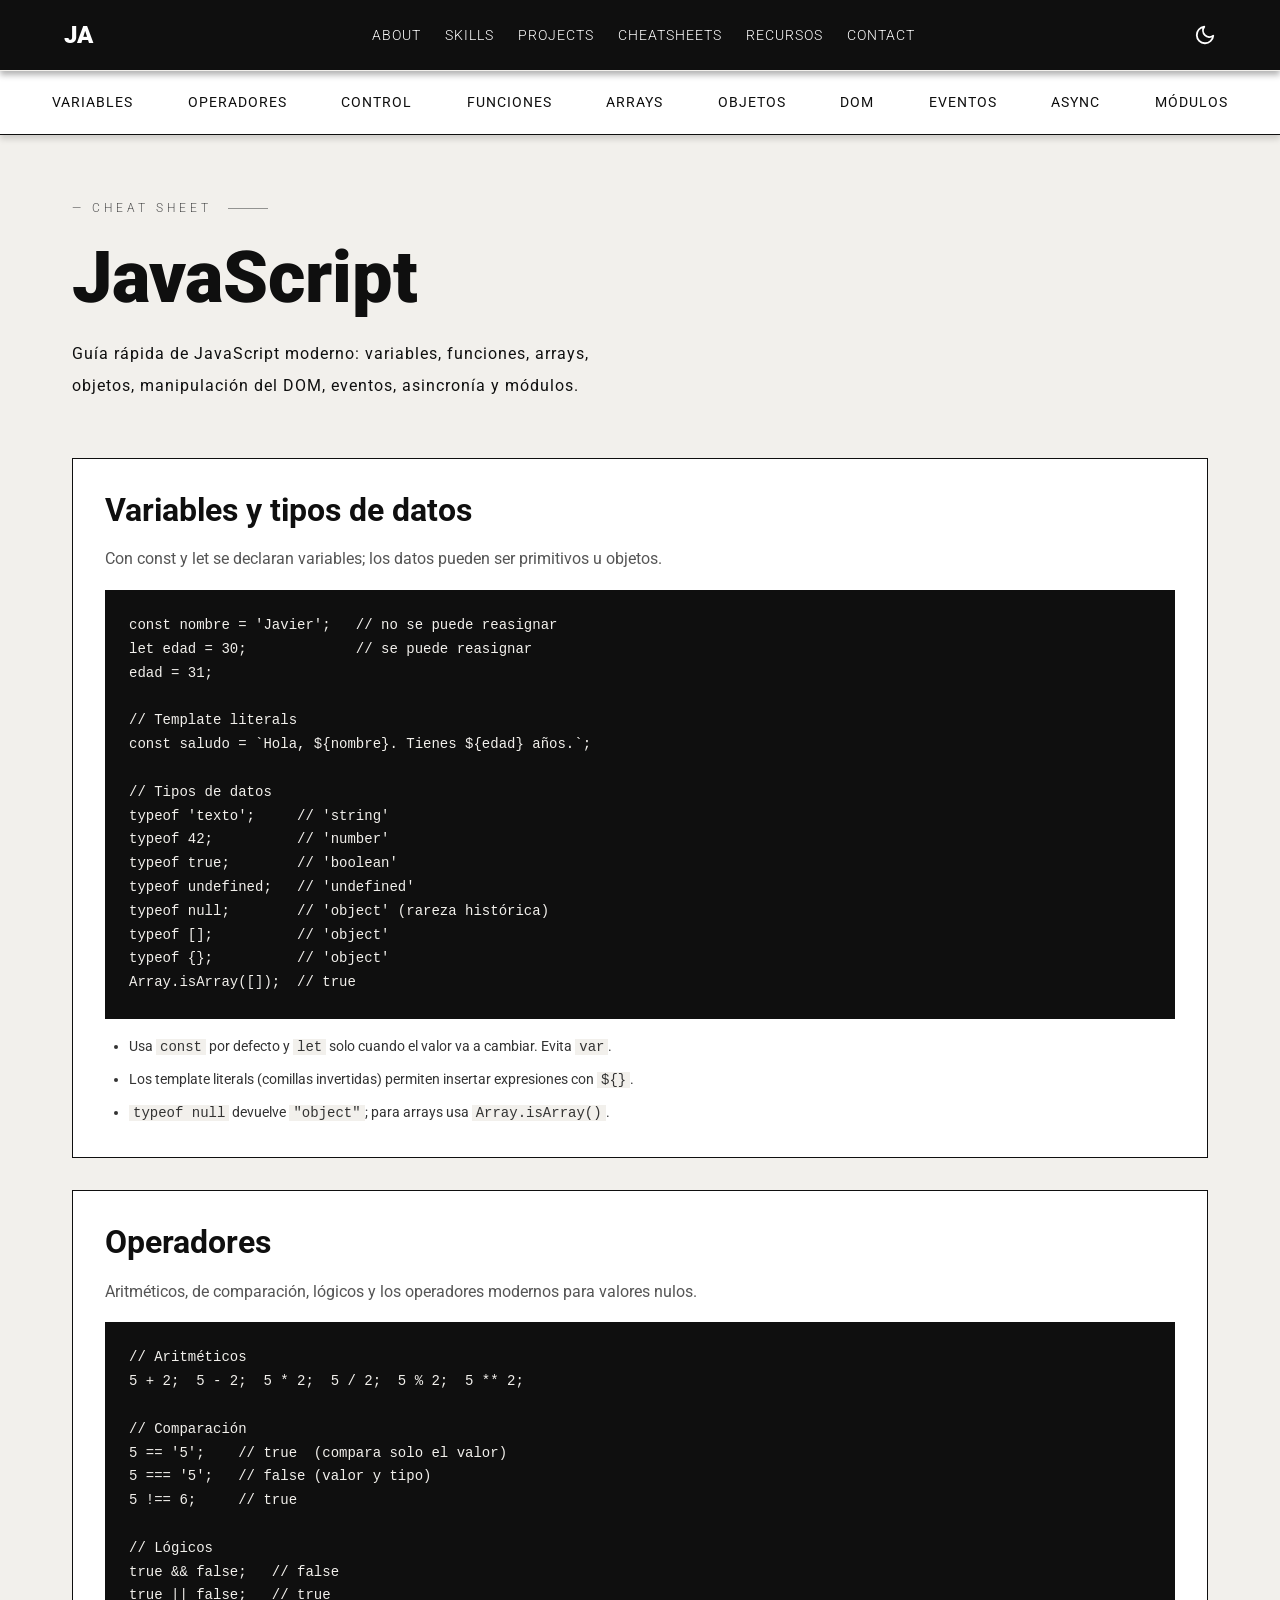
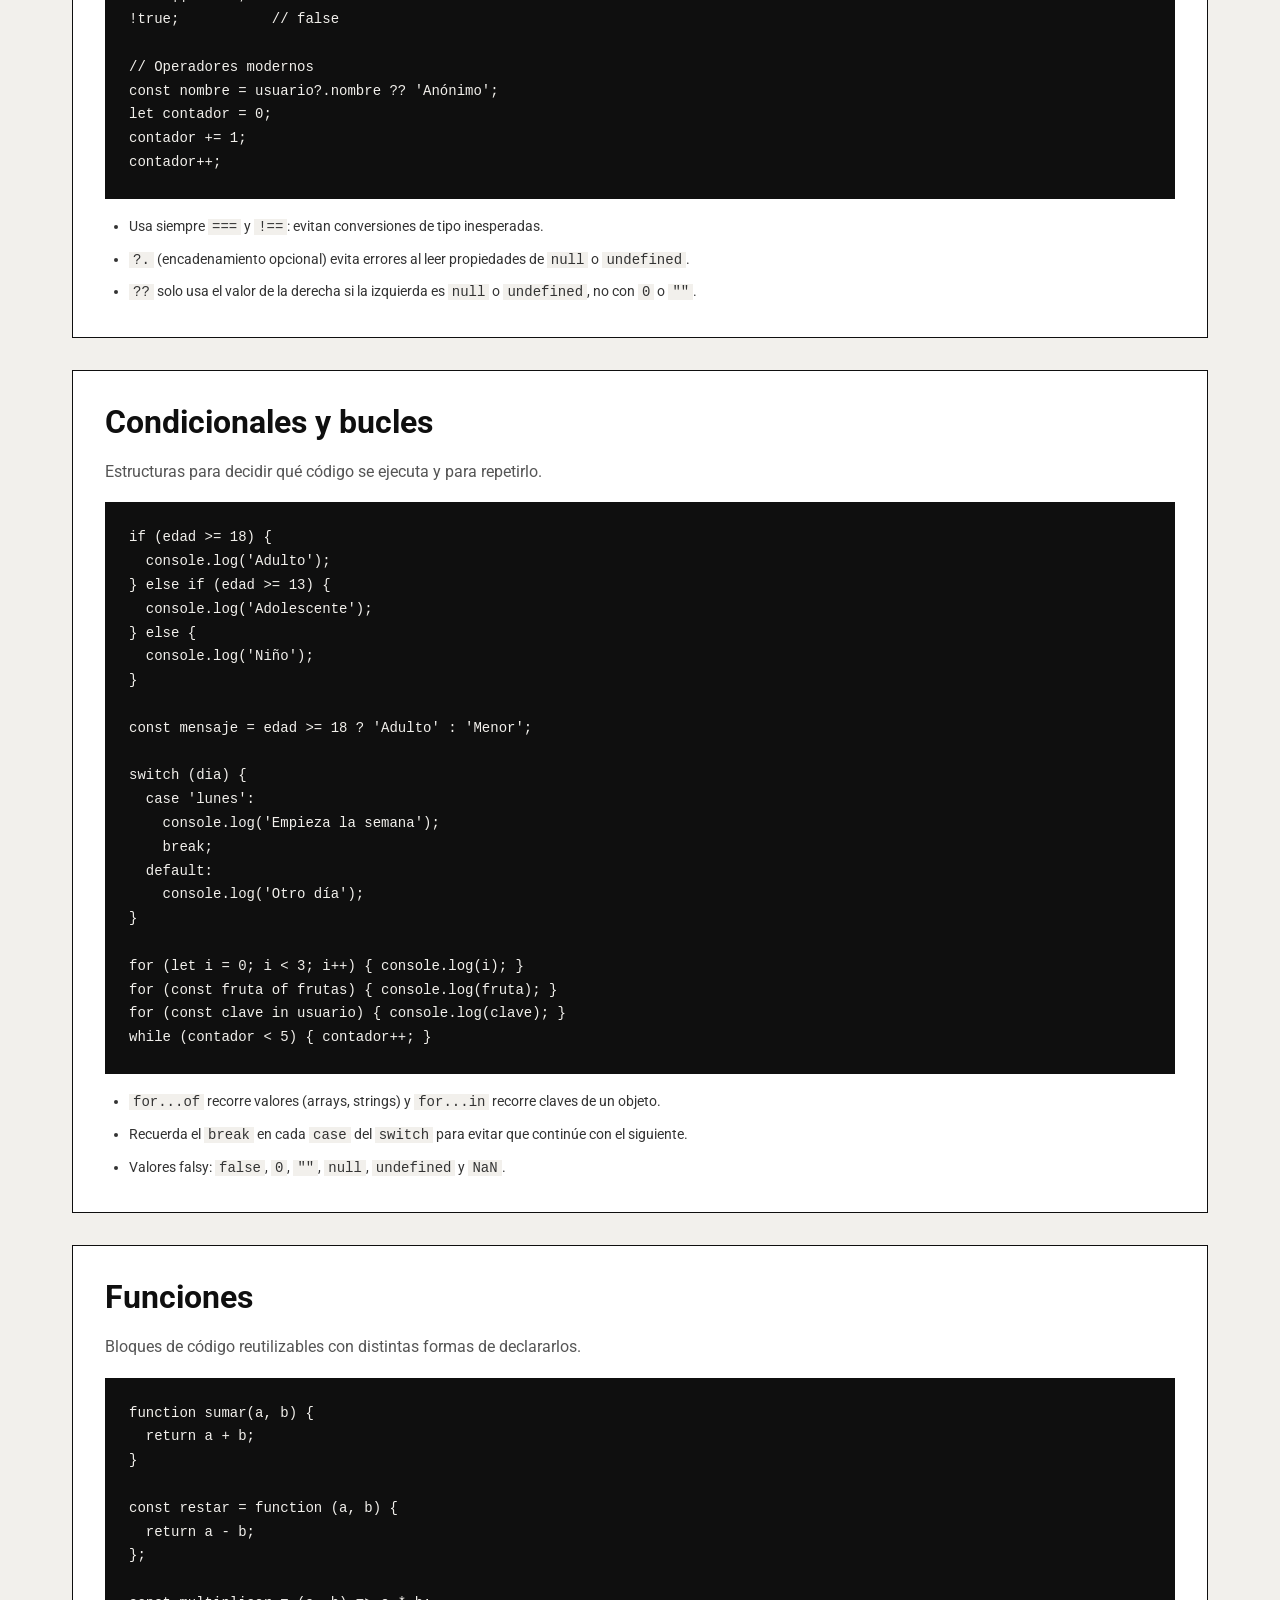
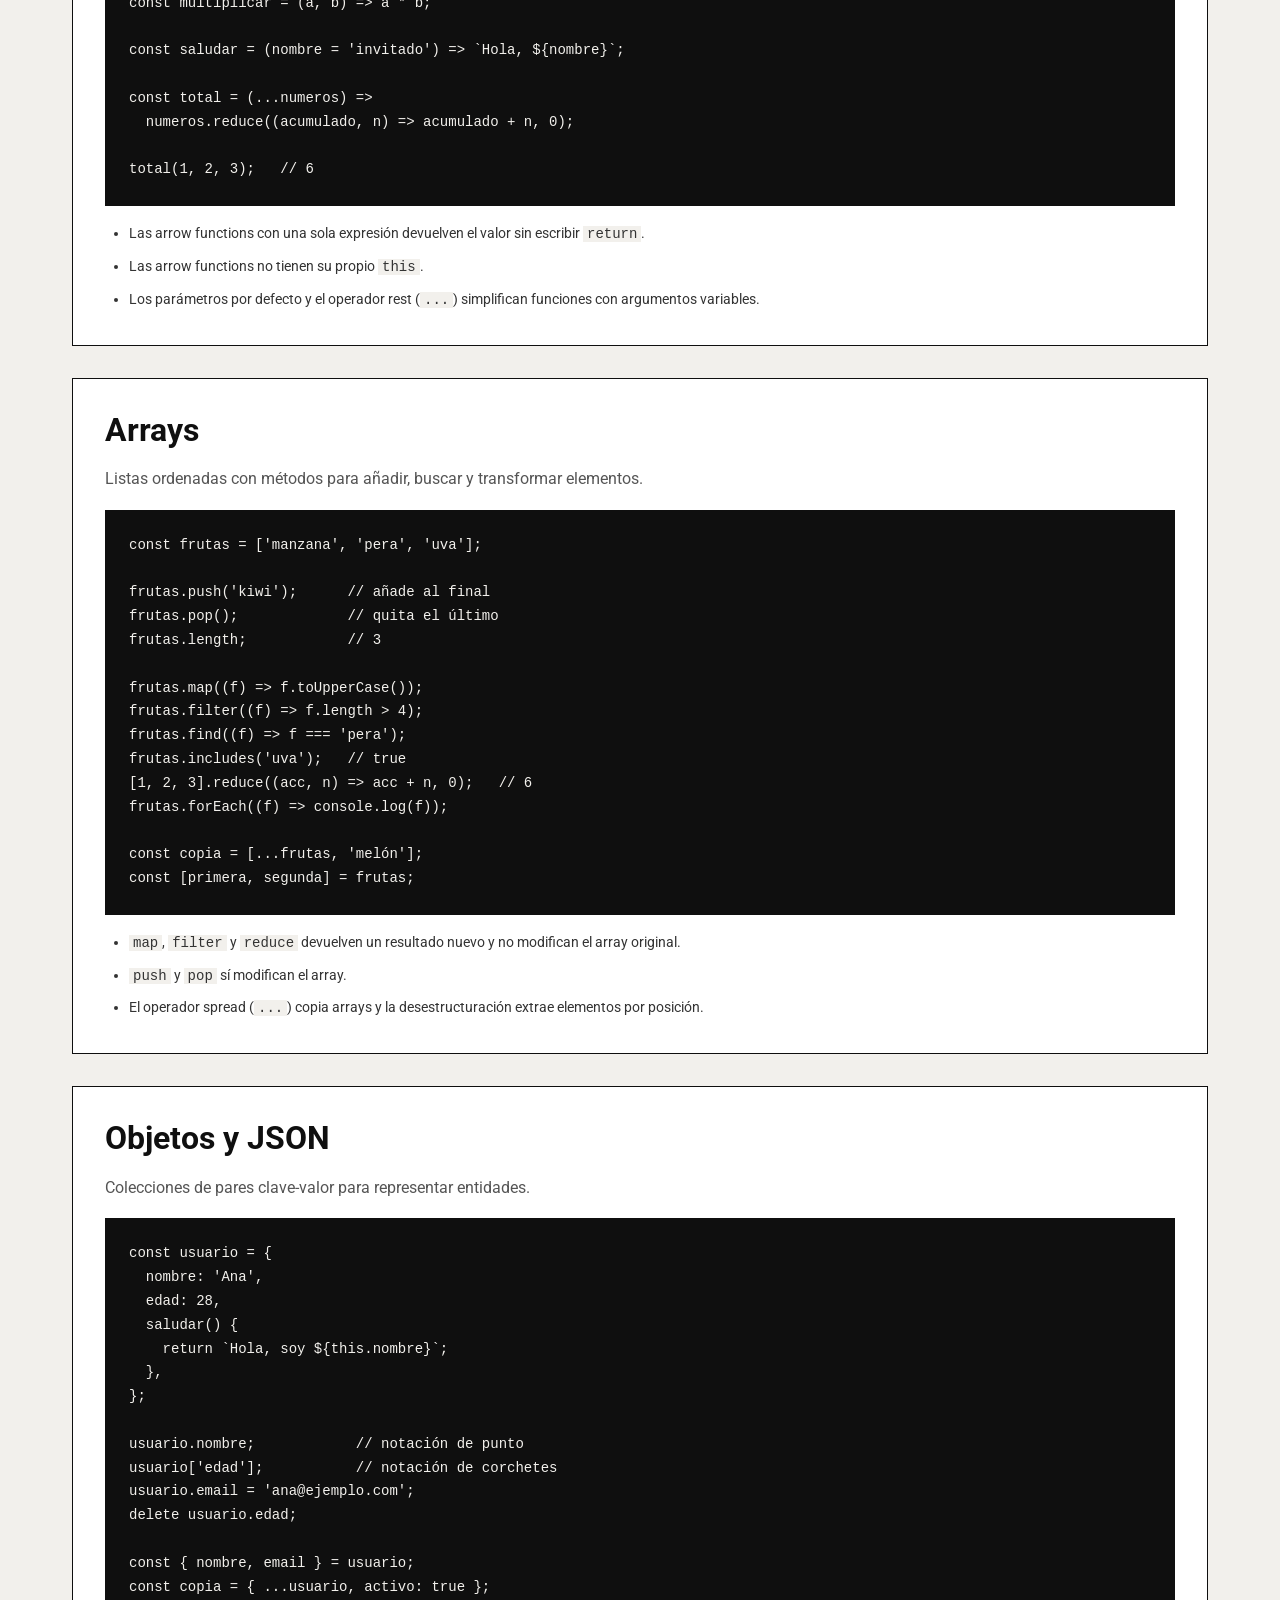
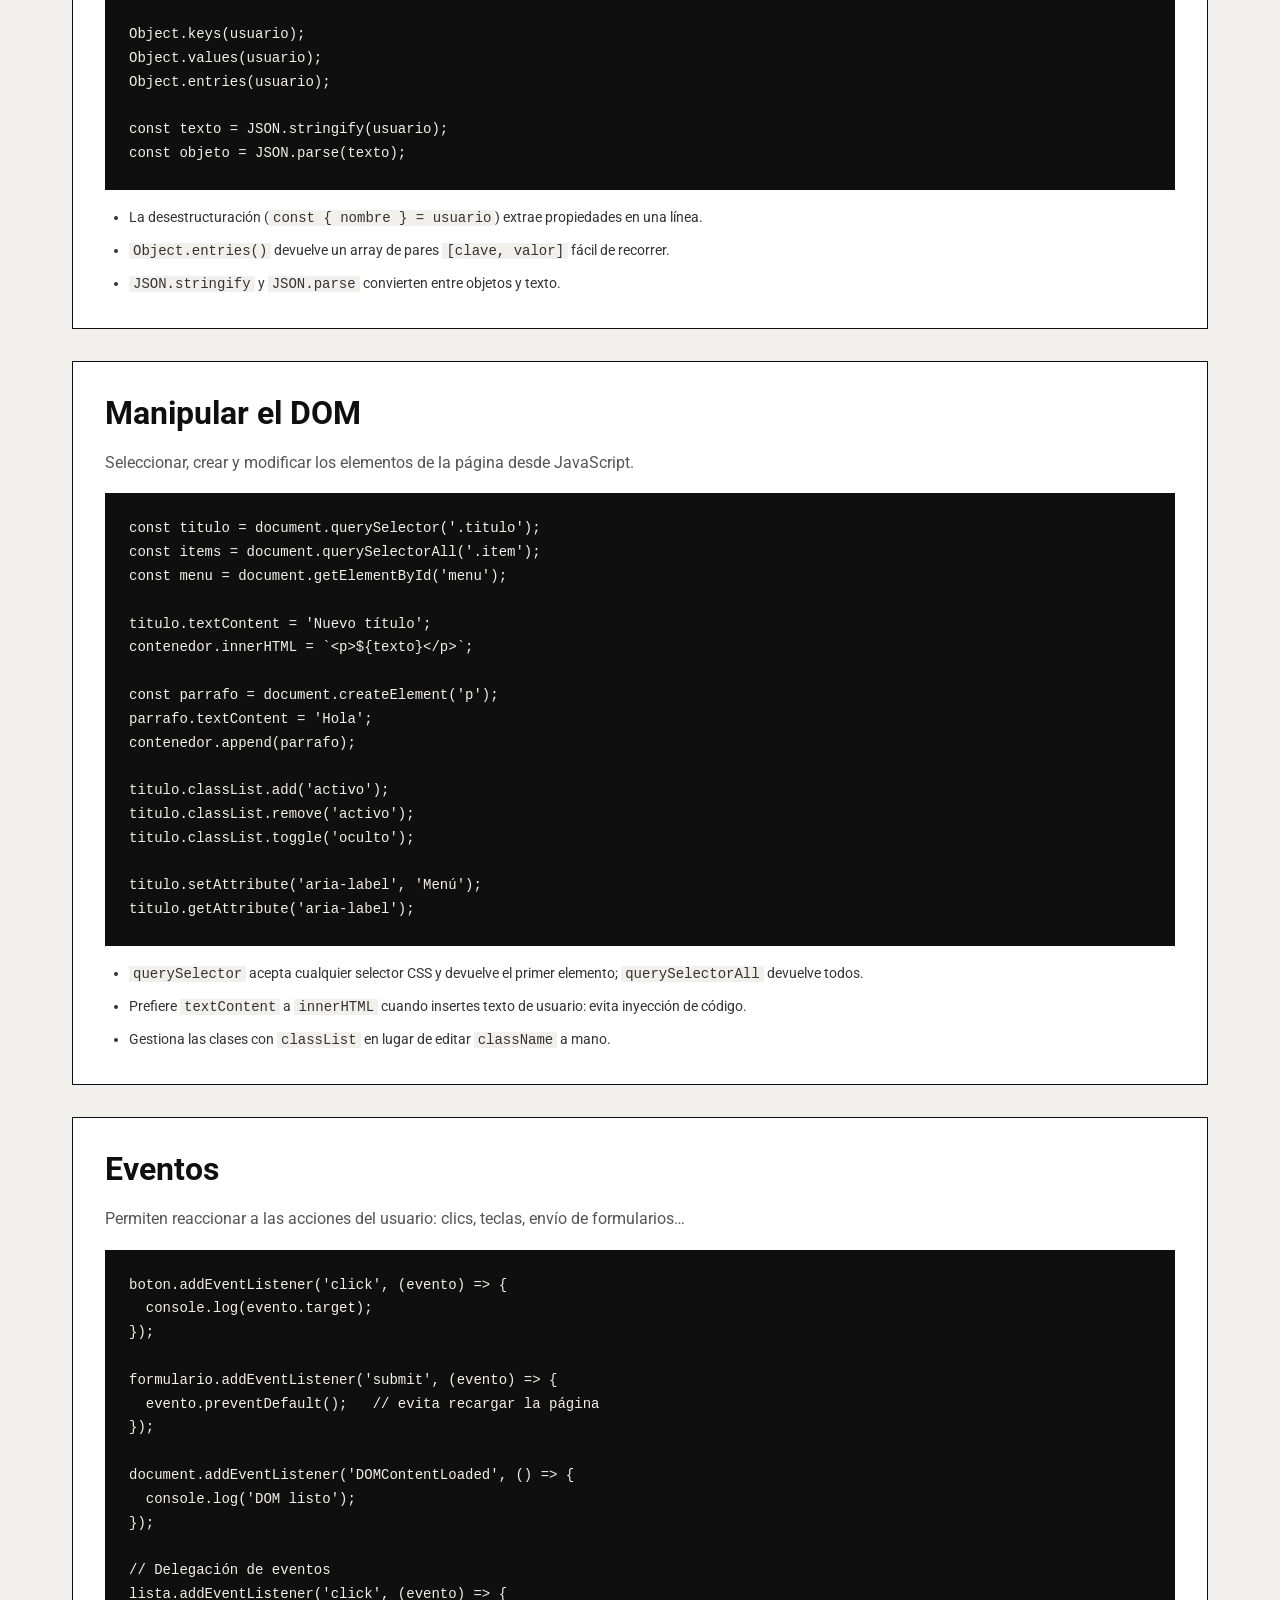
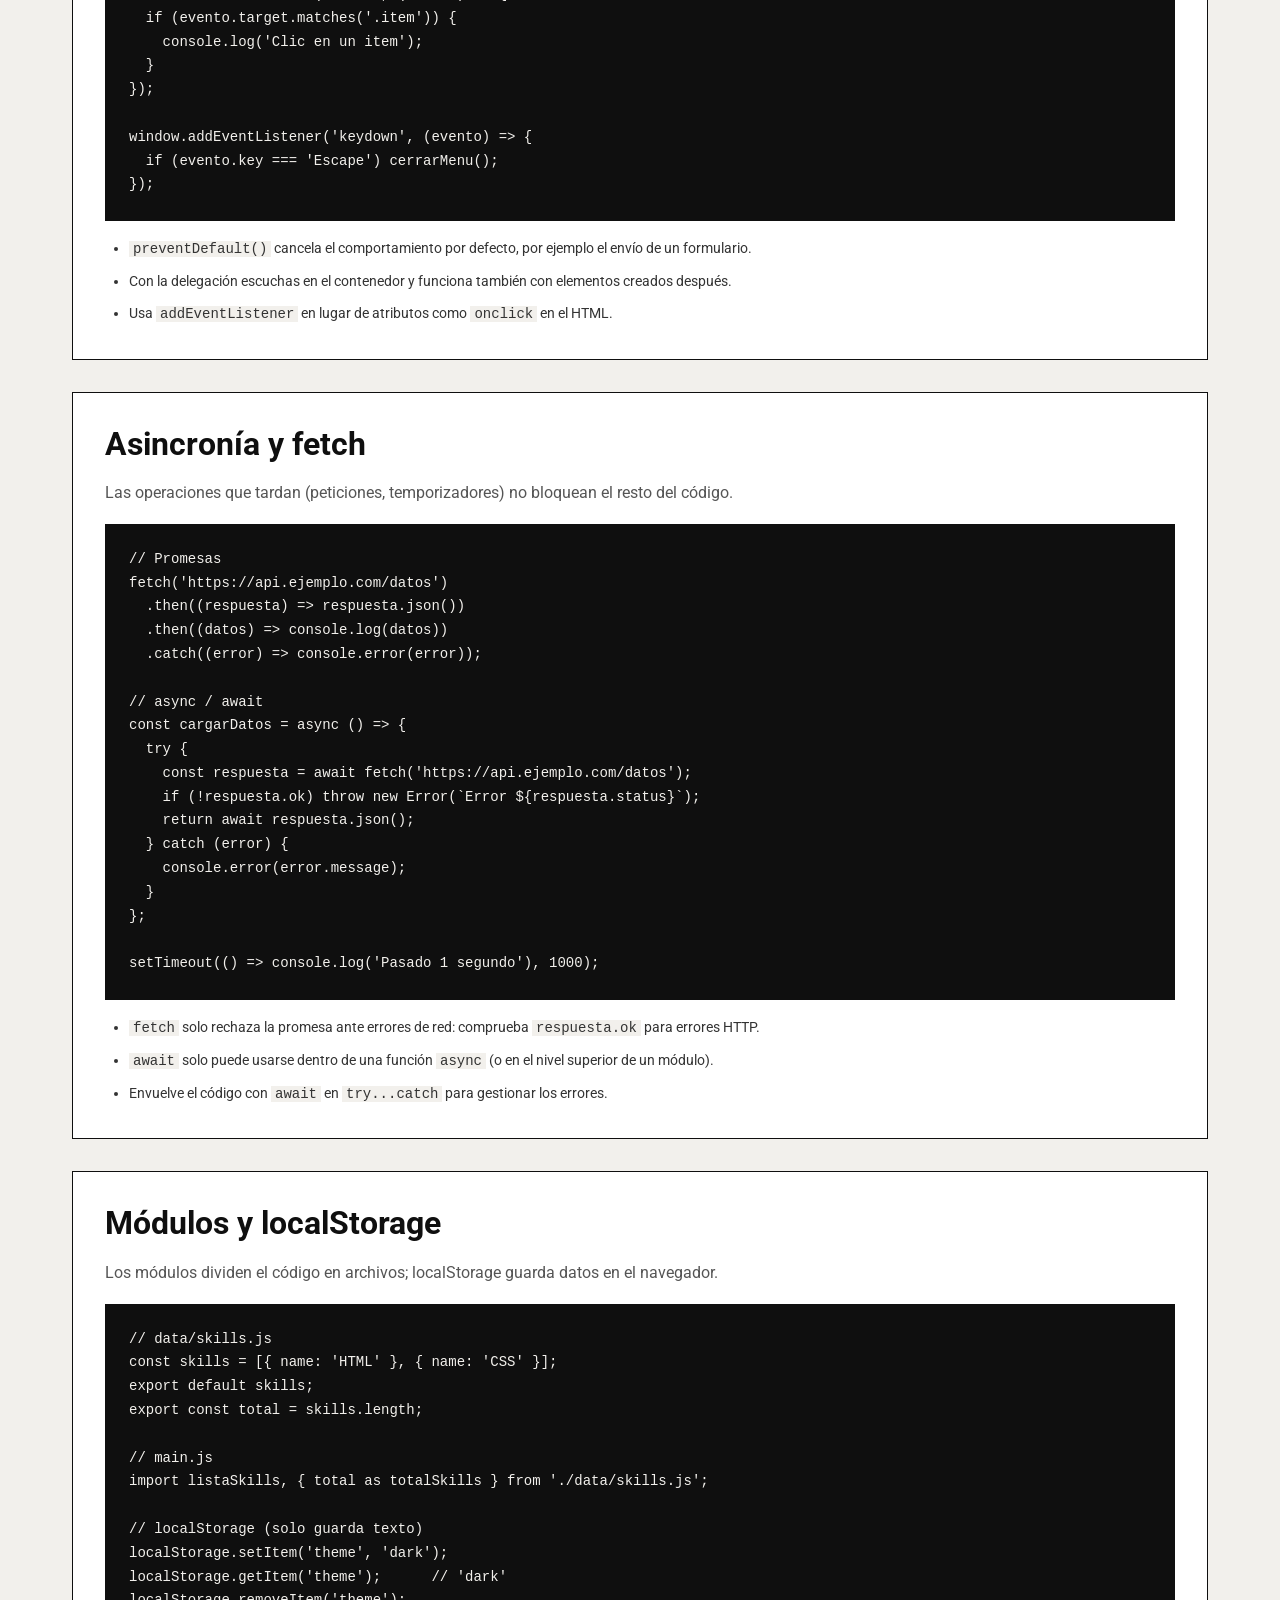
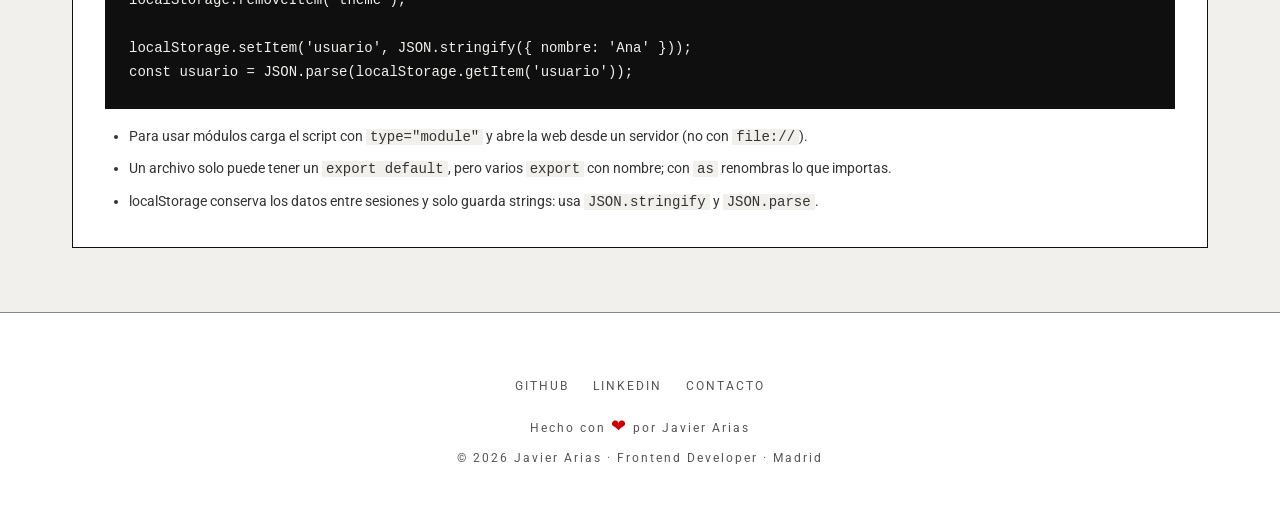
<file: cheatsheet-js.html>
<!DOCTYPE html>
<html lang="es">
  <head>
    <meta charset="UTF-8" />
    <meta name="viewport" content="width=device-width, initial-scale=1.0" />
    <meta
      name="description"
      content="Portfolio de Javier Arias, desarrollador full stack"
    />
    <link
      rel="icon"
      type="image/png"
      href="https://res.cloudinary.com/z6bhb6c7/image/upload/v1793443373/favicon-32x32.png"
    />
    <link rel="stylesheet" href="./css/reset.css" />
    <link rel="stylesheet" href="./css/styles.css" />
    <title>Cheatsheet JavaScript | Javier Arias</title>
  </head>
  <body>
    <header class="header__main"></header>

    <main class="main--grow cheatsheet__page">
      <nav class="cheatsheet__nav" aria-label="Índice de la cheatsheet">
        <ul class="cheatsheet__nav-list">
          <li><a class="cheatsheet__nav-link" href="#variables">Variables</a></li>
          <li><a class="cheatsheet__nav-link" href="#operadores">Operadores</a></li>
          <li><a class="cheatsheet__nav-link" href="#control">Control</a></li>
          <li><a class="cheatsheet__nav-link" href="#funciones">Funciones</a></li>
          <li><a class="cheatsheet__nav-link" href="#arrays">Arrays</a></li>
          <li><a class="cheatsheet__nav-link" href="#objetos">Objetos</a></li>
          <li><a class="cheatsheet__nav-link" href="#dom">DOM</a></li>
          <li><a class="cheatsheet__nav-link" href="#eventos">Eventos</a></li>
          <li><a class="cheatsheet__nav-link" href="#asincronia">Async</a></li>
          <li><a class="cheatsheet__nav-link" href="#modulos">Módulos</a></li>
        </ul>
      </nav>

      <div class="cheatsheet">
        <article class="cheatsheet__content">
          <header class="cheatsheet__header">
            <p class="section__label cheatsheet__tag">— Cheat Sheet</p>
            <h1 class="cheatsheet__title">JavaScript</h1>
            <p class="cheatsheet__intro">
              Guía rápida de JavaScript moderno: variables, funciones, arrays, objetos, manipulación del DOM, eventos, asincronía y módulos.
            </p>
          </header>

        <section class="cheatsheet__section" id="variables">
          <h2 class="cheatsheet__section-title">Variables y tipos de datos</h2>
          <p class="cheatsheet__desc">Con const y let se declaran variables; los datos pueden ser primitivos u objetos.</p>
          <pre class="cheatsheet__code"><code>const nombre = 'Javier';   // no se puede reasignar
let edad = 30;             // se puede reasignar
edad = 31;

// Template literals
const saludo = `Hola, ${nombre}. Tienes ${edad} años.`;

// Tipos de datos
typeof 'texto';     // 'string'
typeof 42;          // 'number'
typeof true;        // 'boolean'
typeof undefined;   // 'undefined'
typeof null;        // 'object' (rareza histórica)
typeof [];          // 'object'
typeof {};          // 'object'
Array.isArray([]);  // true</code></pre>
          <ul class="cheatsheet__tips">
            <li>Usa <code>const</code> por defecto y <code>let</code> solo cuando el valor va a cambiar. Evita <code>var</code>.</li>
            <li>Los template literals (comillas invertidas) permiten insertar expresiones con <code>${}</code>.</li>
            <li><code>typeof null</code> devuelve <code>"object"</code>; para arrays usa <code>Array.isArray()</code>.</li>
          </ul>
        </section>

        <section class="cheatsheet__section" id="operadores">
          <h2 class="cheatsheet__section-title">Operadores</h2>
          <p class="cheatsheet__desc">Aritméticos, de comparación, lógicos y los operadores modernos para valores nulos.</p>
          <pre class="cheatsheet__code"><code>// Aritméticos
5 + 2;  5 - 2;  5 * 2;  5 / 2;  5 % 2;  5 ** 2;

// Comparación
5 == '5';    // true  (compara solo el valor)
5 === '5';   // false (valor y tipo)
5 !== 6;     // true

// Lógicos
true &amp;&amp; false;   // false
true || false;   // true
!true;           // false

// Operadores modernos
const nombre = usuario?.nombre ?? 'Anónimo';
let contador = 0;
contador += 1;
contador++;</code></pre>
          <ul class="cheatsheet__tips">
            <li>Usa siempre <code>===</code> y <code>!==</code>: evitan conversiones de tipo inesperadas.</li>
            <li><code>?.</code> (encadenamiento opcional) evita errores al leer propiedades de <code>null</code> o <code>undefined</code>.</li>
            <li><code>??</code> solo usa el valor de la derecha si la izquierda es <code>null</code> o <code>undefined</code>, no con <code>0</code> o <code>""</code>.</li>
          </ul>
        </section>

        <section class="cheatsheet__section" id="control">
          <h2 class="cheatsheet__section-title">Condicionales y bucles</h2>
          <p class="cheatsheet__desc">Estructuras para decidir qué código se ejecuta y para repetirlo.</p>
          <pre class="cheatsheet__code"><code>if (edad &gt;= 18) {
  console.log('Adulto');
} else if (edad &gt;= 13) {
  console.log('Adolescente');
} else {
  console.log('Niño');
}

const mensaje = edad &gt;= 18 ? 'Adulto' : 'Menor';

switch (dia) {
  case 'lunes':
    console.log('Empieza la semana');
    break;
  default:
    console.log('Otro día');
}

for (let i = 0; i &lt; 3; i++) { console.log(i); }
for (const fruta of frutas) { console.log(fruta); }
for (const clave in usuario) { console.log(clave); }
while (contador &lt; 5) { contador++; }</code></pre>
          <ul class="cheatsheet__tips">
            <li><code>for...of</code> recorre valores (arrays, strings) y <code>for...in</code> recorre claves de un objeto.</li>
            <li>Recuerda el <code>break</code> en cada <code>case</code> del <code>switch</code> para evitar que continúe con el siguiente.</li>
            <li>Valores falsy: <code>false</code>, <code>0</code>, <code>""</code>, <code>null</code>, <code>undefined</code> y <code>NaN</code>.</li>
          </ul>
        </section>

        <section class="cheatsheet__section" id="funciones">
          <h2 class="cheatsheet__section-title">Funciones</h2>
          <p class="cheatsheet__desc">Bloques de código reutilizables con distintas formas de declararlos.</p>
          <pre class="cheatsheet__code"><code>function sumar(a, b) {
  return a + b;
}

const restar = function (a, b) {
  return a - b;
};

const multiplicar = (a, b) =&gt; a * b;

const saludar = (nombre = 'invitado') =&gt; `Hola, ${nombre}`;

const total = (...numeros) =&gt;
  numeros.reduce((acumulado, n) =&gt; acumulado + n, 0);

total(1, 2, 3);   // 6</code></pre>
          <ul class="cheatsheet__tips">
            <li>Las arrow functions con una sola expresión devuelven el valor sin escribir <code>return</code>.</li>
            <li>Las arrow functions no tienen su propio <code>this</code>.</li>
            <li>Los parámetros por defecto y el operador rest (<code>...</code>) simplifican funciones con argumentos variables.</li>
          </ul>
        </section>

        <section class="cheatsheet__section" id="arrays">
          <h2 class="cheatsheet__section-title">Arrays</h2>
          <p class="cheatsheet__desc">Listas ordenadas con métodos para añadir, buscar y transformar elementos.</p>
          <pre class="cheatsheet__code"><code>const frutas = ['manzana', 'pera', 'uva'];

frutas.push('kiwi');      // añade al final
frutas.pop();             // quita el último
frutas.length;            // 3

frutas.map((f) =&gt; f.toUpperCase());
frutas.filter((f) =&gt; f.length &gt; 4);
frutas.find((f) =&gt; f === 'pera');
frutas.includes('uva');   // true
[1, 2, 3].reduce((acc, n) =&gt; acc + n, 0);   // 6
frutas.forEach((f) =&gt; console.log(f));

const copia = [...frutas, 'melón'];
const [primera, segunda] = frutas;</code></pre>
          <ul class="cheatsheet__tips">
            <li><code>map</code>, <code>filter</code> y <code>reduce</code> devuelven un resultado nuevo y no modifican el array original.</li>
            <li><code>push</code> y <code>pop</code> sí modifican el array.</li>
            <li>El operador spread (<code>...</code>) copia arrays y la desestructuración extrae elementos por posición.</li>
          </ul>
        </section>

        <section class="cheatsheet__section" id="objetos">
          <h2 class="cheatsheet__section-title">Objetos y JSON</h2>
          <p class="cheatsheet__desc">Colecciones de pares clave-valor para representar entidades.</p>
          <pre class="cheatsheet__code"><code>const usuario = {
  nombre: 'Ana',
  edad: 28,
  saludar() {
    return `Hola, soy ${this.nombre}`;
  },
};

usuario.nombre;            // notación de punto
usuario['edad'];           // notación de corchetes
usuario.email = 'ana@ejemplo.com';
delete usuario.edad;

const { nombre, email } = usuario;
const copia = { ...usuario, activo: true };

Object.keys(usuario);
Object.values(usuario);
Object.entries(usuario);

const texto = JSON.stringify(usuario);
const objeto = JSON.parse(texto);</code></pre>
          <ul class="cheatsheet__tips">
            <li>La desestructuración (<code>const { nombre } = usuario</code>) extrae propiedades en una línea.</li>
            <li><code>Object.entries()</code> devuelve un array de pares <code>[clave, valor]</code> fácil de recorrer.</li>
            <li><code>JSON.stringify</code> y <code>JSON.parse</code> convierten entre objetos y texto.</li>
          </ul>
        </section>

        <section class="cheatsheet__section" id="dom">
          <h2 class="cheatsheet__section-title">Manipular el DOM</h2>
          <p class="cheatsheet__desc">Seleccionar, crear y modificar los elementos de la página desde JavaScript.</p>
          <pre class="cheatsheet__code"><code>const titulo = document.querySelector('.titulo');
const items = document.querySelectorAll('.item');
const menu = document.getElementById('menu');

titulo.textContent = 'Nuevo título';
contenedor.innerHTML = `&lt;p&gt;${texto}&lt;/p&gt;`;

const parrafo = document.createElement('p');
parrafo.textContent = 'Hola';
contenedor.append(parrafo);

titulo.classList.add('activo');
titulo.classList.remove('activo');
titulo.classList.toggle('oculto');

titulo.setAttribute('aria-label', 'Menú');
titulo.getAttribute('aria-label');</code></pre>
          <ul class="cheatsheet__tips">
            <li><code>querySelector</code> acepta cualquier selector CSS y devuelve el primer elemento; <code>querySelectorAll</code> devuelve todos.</li>
            <li>Prefiere <code>textContent</code> a <code>innerHTML</code> cuando insertes texto de usuario: evita inyección de código.</li>
            <li>Gestiona las clases con <code>classList</code> en lugar de editar <code>className</code> a mano.</li>
          </ul>
        </section>

        <section class="cheatsheet__section" id="eventos">
          <h2 class="cheatsheet__section-title">Eventos</h2>
          <p class="cheatsheet__desc">Permiten reaccionar a las acciones del usuario: clics, teclas, envío de formularios…</p>
          <pre class="cheatsheet__code"><code>boton.addEventListener('click', (evento) =&gt; {
  console.log(evento.target);
});

formulario.addEventListener('submit', (evento) =&gt; {
  evento.preventDefault();   // evita recargar la página
});

document.addEventListener('DOMContentLoaded', () =&gt; {
  console.log('DOM listo');
});

// Delegación de eventos
lista.addEventListener('click', (evento) =&gt; {
  if (evento.target.matches('.item')) {
    console.log('Clic en un item');
  }
});

window.addEventListener('keydown', (evento) =&gt; {
  if (evento.key === 'Escape') cerrarMenu();
});</code></pre>
          <ul class="cheatsheet__tips">
            <li><code>preventDefault()</code> cancela el comportamiento por defecto, por ejemplo el envío de un formulario.</li>
            <li>Con la delegación escuchas en el contenedor y funciona también con elementos creados después.</li>
            <li>Usa <code>addEventListener</code> en lugar de atributos como <code>onclick</code> en el HTML.</li>
          </ul>
        </section>

        <section class="cheatsheet__section" id="asincronia">
          <h2 class="cheatsheet__section-title">Asincronía y fetch</h2>
          <p class="cheatsheet__desc">Las operaciones que tardan (peticiones, temporizadores) no bloquean el resto del código.</p>
          <pre class="cheatsheet__code"><code>// Promesas
fetch('https://api.ejemplo.com/datos')
  .then((respuesta) =&gt; respuesta.json())
  .then((datos) =&gt; console.log(datos))
  .catch((error) =&gt; console.error(error));

// async / await
const cargarDatos = async () =&gt; {
  try {
    const respuesta = await fetch('https://api.ejemplo.com/datos');
    if (!respuesta.ok) throw new Error(`Error ${respuesta.status}`);
    return await respuesta.json();
  } catch (error) {
    console.error(error.message);
  }
};

setTimeout(() =&gt; console.log('Pasado 1 segundo'), 1000);</code></pre>
          <ul class="cheatsheet__tips">
            <li><code>fetch</code> solo rechaza la promesa ante errores de red: comprueba <code>respuesta.ok</code> para errores HTTP.</li>
            <li><code>await</code> solo puede usarse dentro de una función <code>async</code> (o en el nivel superior de un módulo).</li>
            <li>Envuelve el código con <code>await</code> en <code>try...catch</code> para gestionar los errores.</li>
          </ul>
        </section>

        <section class="cheatsheet__section" id="modulos">
          <h2 class="cheatsheet__section-title">Módulos y localStorage</h2>
          <p class="cheatsheet__desc">Los módulos dividen el código en archivos; localStorage guarda datos en el navegador.</p>
          <pre class="cheatsheet__code"><code>// data/skills.js
const skills = [{ name: 'HTML' }, { name: 'CSS' }];
export default skills;
export const total = skills.length;

// main.js
import listaSkills, { total as totalSkills } from './data/skills.js';

// localStorage (solo guarda texto)
localStorage.setItem('theme', 'dark');
localStorage.getItem('theme');      // 'dark'
localStorage.removeItem('theme');

localStorage.setItem('usuario', JSON.stringify({ nombre: 'Ana' }));
const usuario = JSON.parse(localStorage.getItem('usuario'));</code></pre>
          <ul class="cheatsheet__tips">
            <li>Para usar módulos carga el script con <code>type="module"</code> y abre la web desde un servidor (no con <code>file://</code>).</li>
            <li>Un archivo solo puede tener un <code>export default</code>, pero varios <code>export</code> con nombre; con <code>as</code> renombras lo que importas.</li>
            <li>localStorage conserva los datos entre sesiones y solo guarda strings: usa <code>JSON.stringify</code> y <code>JSON.parse</code>.</li>
          </ul>
        </section>
        </article>
      </div>
    </main>

    <footer class="footer"></footer>
    <script type="module" src="./js/main.js"></script>
  </body>
</html>
</file>
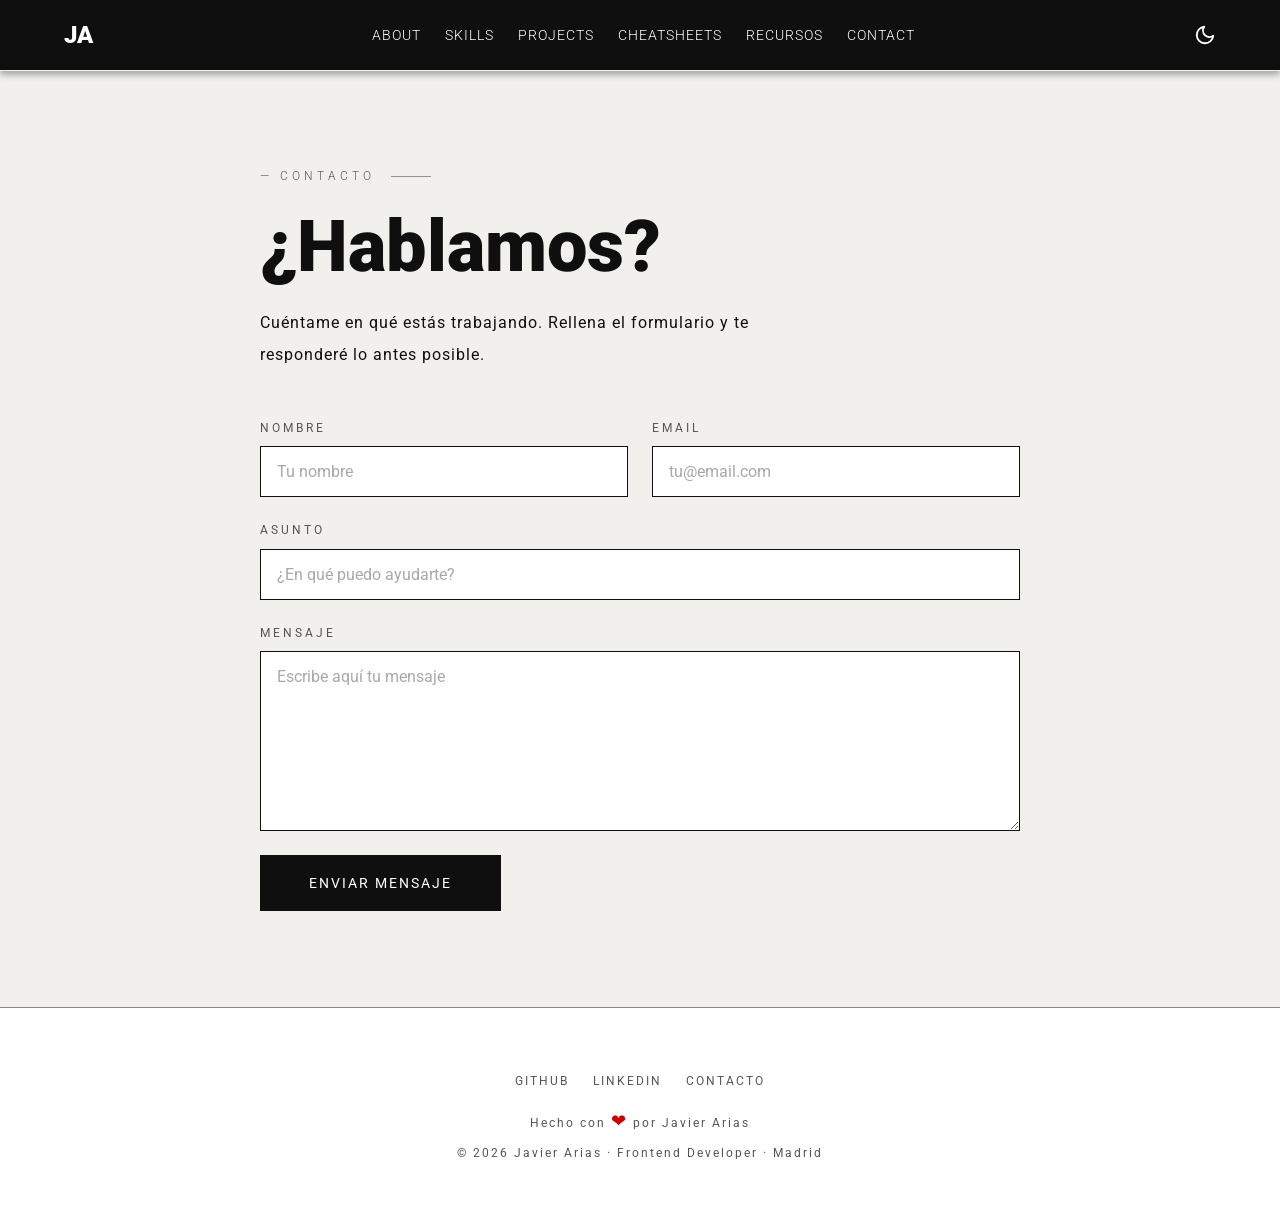
<file: contacto.html>
<!DOCTYPE html>
<html lang="es">
  <head>
    <meta charset="UTF-8" />
    <meta name="viewport" content="width=device-width, initial-scale=1.0" />
    <meta
      name="description"
      content="Portfolio de Javier Arias, desarrollador full stack"
    />
    <link
      rel="icon"
      type="image/png"
      href="https://res.cloudinary.com/z6bhb6c7/image/upload/v1793443373/favicon-32x32.png"
    />
    <link rel="stylesheet" href="./css/reset.css" />
    <link rel="stylesheet" href="./css/styles.css" />
    <title>Contacto | Javier Arias</title>
  </head>
  <body>
    <header class="header__main"></header>

    <main class="main--grow">
   
      <section class="contact" id="contacto">
        <div class="contact__container">
          <p class="section__label contact__tag">— Contacto</p>
          <h1 class="contact__title">¿Hablamos?</h1>
          <p class="contact__intro">
            Cuéntame en qué estás trabajando. Rellena el formulario y te
            responderé lo antes posible.
          </p>

          <form class="contact__form" action="#" method="POST">
            <div class="contact__row">
              <div class="contact__field">
                <label class="contact__label" for="nombre">Nombre</label>
                <input
                  class="contact__input"
                  type="text"
                  id="nombre"
                  name="nombre"
                  placeholder="Tu nombre"
                  autocomplete="name"
                  required
                />
              </div>
              <div class="contact__field">
                <label class="contact__label" for="email">Email</label>
                <input
                  class="contact__input"
                  type="email"
                  id="email"
                  name="email"
                  placeholder="tu@email.com"
                  autocomplete="email"
                  required
                />
              </div>
            </div>

            <div class="contact__field">
              <label class="contact__label" for="asunto">Asunto</label>
              <input
                class="contact__input"
                type="text"
                id="asunto"
                name="asunto"
                placeholder="¿En qué puedo ayudarte?"
                required
              />
            </div>

            <div class="contact__field">
              <label class="contact__label" for="mensaje">Mensaje</label>
              <textarea
                class="contact__input contact__textarea"
                id="mensaje"
                name="mensaje"
                rows="6"
                placeholder="Escribe aquí tu mensaje"
                required
              ></textarea>
            </div>

            <button class="contact__submit" type="submit">Enviar mensaje</button>
          </form>
        </div>
      </section>
    </main>

    <footer class="footer"></footer>
    <script type="module" src="./js/main.js"></script>
  </body>
</html>
</file>
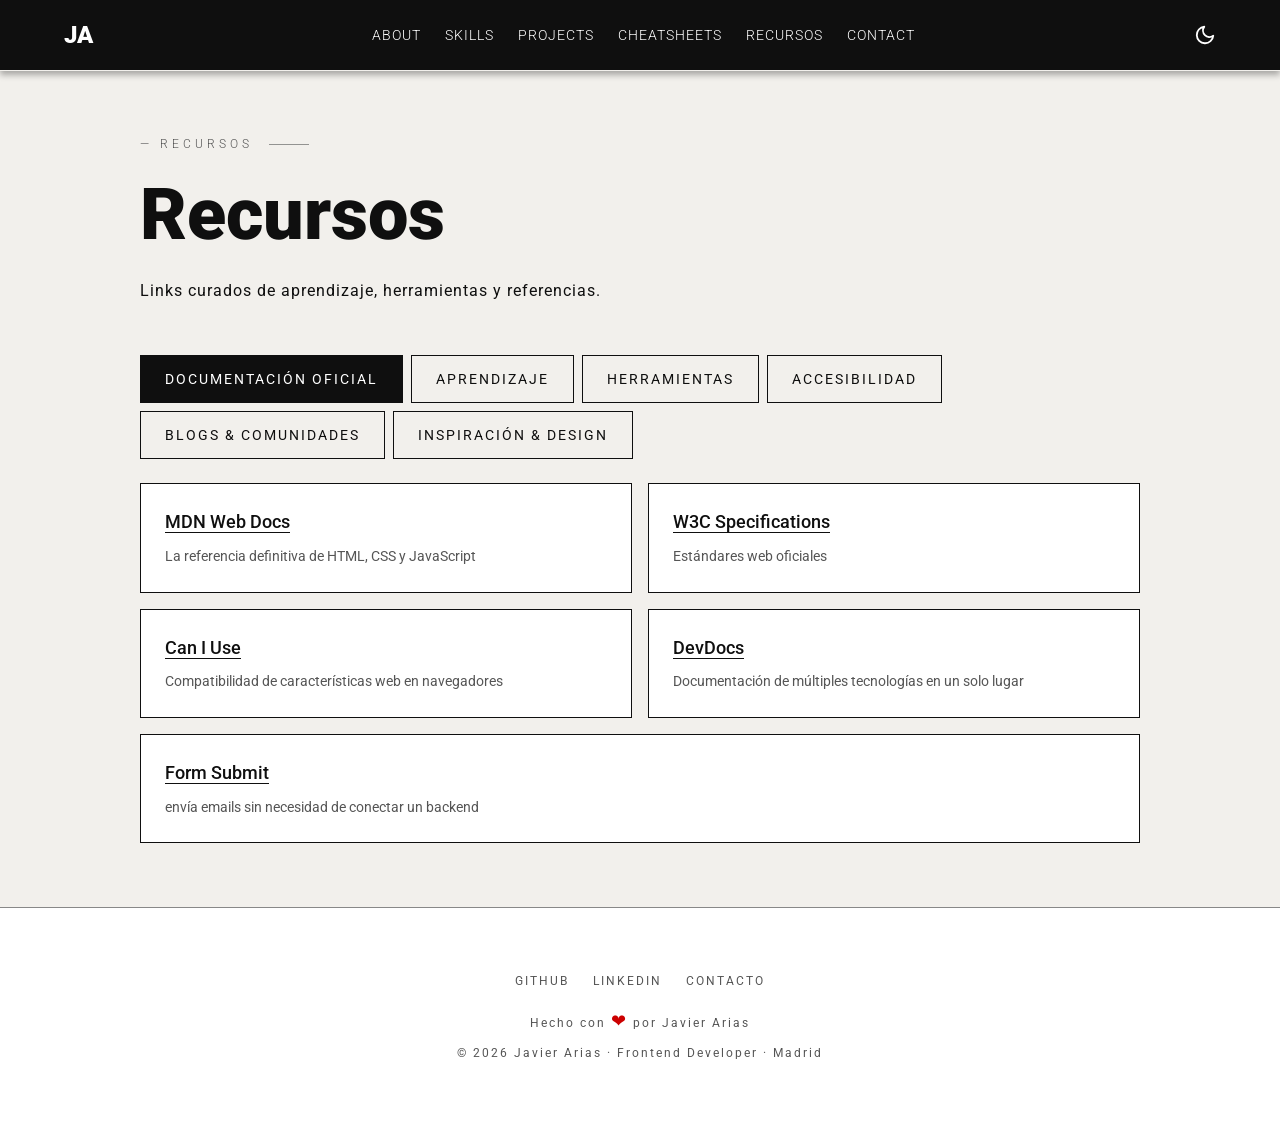
<file: recursos.html>
<!DOCTYPE html>
<html lang="es">
  <head>
    <meta charset="UTF-8" />
    <meta name="viewport" content="width=device-width, initial-scale=1.0" />
    <meta
      name="description"
      content="Portfolio de Javier Arias, desarrollador full stack"
    />
    <link
      rel="icon"
      type="image/png"
      href="https://res.cloudinary.com/z6bhb6c7/image/upload/v1793443373/favicon-32x32.png"
    />
    <link rel="stylesheet" href="./css/reset.css" />
    <link rel="stylesheet" href="./css/styles.css" />
    <title>Recursos | Javier Arias</title>
  </head>
  <body>
    <header class="header__main"></header>

    <main class="main--grow">
      <section class="resources" id="recursos">
        <div class="resources__container">
          <p class="section__label resources__tag">— Recursos</p>
          <h1 class="resources__title">Recursos</h1>
          <p class="resources__intro">
            Links curados de aprendizaje, herramientas y referencias.
          </p>

          <!-- Las tabs y los paneles se generan desde js/utils/resourcesGenerator.js -->
          <div class="tabs" id="resources-tabs"></div>
        </div>
      </section>
    </main>

    <footer class="footer"></footer>
    <script type="module" src="./js/main.js"></script>
  </body>
</html>
</file>
<file: css/styles.css>
@import url('https://fonts.googleapis.com/css2?family=Roboto:wght@300;400;500;700;900&display=swap');

:root {
  --color-primary: #2c3e50;
  --color-secondary: #555;
  --color-text: #333333;
  --color-white: #fff;
  --color-black: #000;
  --color-light: #f2f0ec;
  --color-dark: #0f0f0f;
  --color-grey: #888;
  --color-accent: #0f0f0f;

  --font-weight-light: 300;
  --font-weight-regular: 400;
  --font-weight-medium: 500;
  --font-weight-bold: 700;
  --font-weight-extraBold: 900;

  --font-size-2xs: 0.75rem; /* 12px */
  --font-size-xs: 0.875rem; /* 14px */
  --font-size-sm: 1rem; /* 16px */
  --font-size-md: 1.125rem; /* 18px */
  --font-size-lg: 1.25rem; /* 20px */
  --font-size-xl: 1.5rem; /* 24px */
  --font-size-2xl: 2rem; /* 32px */
  --font-size-3xl: 2.5rem; /* 40px */
  --font-size-4xl: 3rem; /* 48px */
  --font-size-5xl: 3.5rem; /* 56px */
  --font-size-6xl: 4.5rem; /* 72px */

  --space-3xs: 0.125rem; /* 2px */
  --space-2xs: 0.25rem; /* 4px */
  --space-xs: 0.5rem; /* 8px */
  --space-sm: 0.75rem; /* 12px */
  --space-md: 1rem; /* 16px */
  --space-lg: 1.5rem; /* 24px */
  --space-xl: 2rem; /* 32px */
  --space-2xl: 3rem; /* 48px */
  --space-3xl: 4rem; /* 64px */
  --space-4xl: 6rem; /* 96px */

  /* Modo oscuro */
  --dm-bg: #121212;
  --dm-surface: #1c1c1c;
  --dm-text: #ececec;
  --dm-muted: #b5b5b5;
  --dm-border: #444;
}

body {
  font-family: 'Roboto', sans-serif;
  color: var(--color-text);
  line-height: 1.6;
  display: flex;
  flex-direction: column;
  min-height: 100vh;
}

.logo {
  font-weight: var(--font-weight-extraBold);
  font-size: var(--font-size-xl);
  color: var(--color-white);
  transition: color 0.2s;
}

.logo:hover {
  color: var(--color-grey);
}

.header__main {
  display: flex;
  justify-content: space-between;
  align-items: center;
  position: sticky;
  top: 0;
  background-color: var(--color-dark);
  box-shadow: var(--shadow-md);
  z-index: 1000;
  padding: var(--space-md) var(--space-xl);
  border-bottom: 1px solid var(--color-light);
  box-shadow: 0 4px 6px rgba(0, 0, 0, 0.3);
}

.nav__main {
  display: flex;
  flex-direction: column;
  position: fixed;
  top: 0;
  right: 0;
  width: 280px;
  height: 100vh;
  padding: var(--space-4xl) var(--space-xl) var(--space-xl);
  background-color: var(--color-dark);
  border-left: 1px solid var(--color-grey);
  color: var(--color-white);
  overflow-y: auto;
  transform: translateX(100%);
  visibility: hidden;
}

.nav__main.active {
  transform: translateX(0);
  visibility: visible;
  opacity: 0.95;
  justify-content: center;
  text-align: center;
  padding: var(--space-xl) var(--space-xl);
  transition:
    transform 0.3s ease,
    visibility 0.3s;
}

.nav__main.active .nav__links--li {
  border-bottom: 1px solid #8888888c;
}

.nav__links {
  display: flex;
  flex-direction: column;
  gap: var(--space-xs);
  letter-spacing: 1px;
  font-size: var(--font-size-xs);
  font-weight: var(--font-weight-light);
  transition: color 0.2s;
  text-transform: uppercase;
}

.nav__links--li {
  transition: color 0.2s linear;
}

.nav__links--li:hover {
  color: var(--color-grey);
}

.nav__links--li a {
  display: block;
  padding: var(--space-sm) 0;
}

.nav__hamburguer {
  display: flex;
  flex-direction: column;
  justify-content: space-between;
  position: relative;
  width: 30px;
  height: 20px;
  padding: 0;
  background: none;
  border: 0;
  cursor: pointer;
}

.nav__hamburguer span {
  width: 100%;
  height: var(--space-2xs);
  background-color: var(--color-white);
  transition:
    transform 0.3s ease,
    opacity 0.2s;
}

.nav__hamburguer.active span:nth-child(1) {
  transform: translateY(8px) rotate(45deg);
}

.nav__hamburguer.active span:nth-child(2) {
  opacity: 0;
}

.nav__hamburguer.active span:nth-child(3) {
  transform: translateY(-8px) rotate(-45deg);
}

.hero {
  display: flex;
  flex-direction: column;
  background-color: var(--color-dark);
  background-image:
    linear-gradient(rgba(255, 255, 255, 0.035) 1px, transparent 1px),
    linear-gradient(90deg, rgba(255, 255, 255, 0.035) 1px, transparent 1px);
  background-size: 40px 40px;
  color: var(--color-white);
}

.hero__image {
  order: -1;
  height: 52vh;
  background: var(--color-light)
    url('https://res.cloudinary.com/z6bhb6c7/image/upload/v1793442219/ilustracion-web.jpg')
    no-repeat right bottom / contain;
  background-blend-mode: multiply;
}

.hero__text {
  display: flex;
  flex-direction: column;
  gap: var(--space-lg);
  padding: var(--space-xl);
}

.hero__name {
  font-size: var(--font-size-4xl);
  font-weight: var(--font-weight-extraBold);
  line-height: 1;
  animation: hero-fade-up 1s ease;
}

.hero__actions {
  display: flex;
  flex-wrap: wrap;
  gap: var(--space-sm);
}

.hero__btn {
  padding: var(--space-sm) var(--space-md);
  border: 1px solid var(--color-white);
  font-size: var(--font-size-xs);
  letter-spacing: 1px;
  color: var(--color-white);
  transition:
    background-color 0.25s,
    color 0.25s;
  animation: hero-fade-up 1s ease;
}

.hero__btn--solid {
  background-color: var(--color-white);
  color: var(--color-dark);
}

.hero__btn:hover,
.hero__btn:focus-visible {
  background-color: var(--color-white);
  color: var(--color-dark);
}

.hero__btn--solid:hover,
.hero__btn--solid:focus-visible {
  background-color: transparent;
  color: var(--color-white);
}

.hero__btn:focus-visible {
  outline: 2px solid var(--color-white);
  outline-offset: 3px;
}

@keyframes hero-fade-up {
  from {
    opacity: 0;
    transform: translateY(30px);
  }
  to {
    opacity: 1;
    transform: none;
  }
}

.section {
  padding: var(--space-3xl) var(--space-xl);
}

.section--light {
  background-color: var(--color-light);
  color: var(--color-text);
}

.section--dark {
  background-color: var(--color-dark);
  color: var(--color-white);
}

.section__label {
  display: flex;
  align-items: center;
  gap: var(--space-md);
  margin-bottom: var(--space-2xl);
  font-size: var(--font-size-2xs);
  font-weight: var(--font-weight-light);
  letter-spacing: 4px;
  text-transform: uppercase;
  color: var(--color-grey);
}

.section__label::after {
  content: '';
  width: 40px;
  height: 1px;
  background-color: currentColor;
  opacity: 0.6;
}

.section__container {
  max-width: 1200px;
  margin: 0 auto;
}

.section__role--tag {
  font-size: var(--font-size-xl);
  color: var(--color-dark);
  letter-spacing: 1px;
  padding-bottom: var(--space-md);
}

.section__description {
  line-height: 2;
  letter-spacing: 1px;
  color: var(--color-dark);
}

.footer {
  display: flex;
  flex-direction: column;
  align-items: center;
  gap: var(--space-xs);
  margin-top: auto;
  padding: var(--space-3xl) var(--space-xl);
  background-color: var(--color-white);
  border-top: 1px solid var(--color-grey);
  color: var(--color-secondary);
  font-size: var(--font-size-2xs);
  letter-spacing: 2px;
  text-align: center;
}

.footer__nav {
  display: flex;
  justify-content: center;
  flex-wrap: wrap;
  gap: var(--space-lg);
  margin-bottom: var(--space-xs);
}

.footer__nav a {
  color: var(--color-secondary);
  font-weight: var(--font-weight-regular);
  text-transform: uppercase;
  transition: color 0.2s;
}

.footer__nav a:hover,
.footer__nav a:focus-visible {
  color: var(--color-dark);
}

.heart {
  display: inline-block;
  color: #cc0000;
  font-size: var(--font-size-md);
  animation: heartbeat 1.5s infinite;
}

@keyframes heartbeat {
  0% {
    transform: scale(1);
  }
  14% {
    transform: scale(1.3);
  }
  28% {
    transform: scale(1);
  }
  42% {
    transform: scale(1.2);
  }
  70% {
    transform: scale(1);
  }
  100% {
    transform: scale(1);
  }
}

.main--grow {
  display: flex;
  flex: 1;
}

.contact {
  display: flex;
  flex: 1;
  justify-content: center;
  padding: var(--space-3xl) var(--space-xl);
  background-color: var(--color-light);
}

.contact__container {
  display: flex;
  flex-direction: column;
  gap: var(--space-lg);
  width: 100%;
  max-width: 760px;
}

.contact__tag {
  margin-bottom: 0;
  color: var(--color-secondary);
}

.contact__title {
  font-size: var(--font-size-4xl);
  font-weight: var(--font-weight-extraBold);
  line-height: 1;
  color: var(--color-dark);
}

.contact__intro {
  max-width: 560px;
  margin-bottom: var(--space-lg);
  line-height: 2;
  letter-spacing: 1px;
  color: var(--color-dark);
}

.contact__form {
  display: flex;
  flex-direction: column;
  gap: var(--space-lg);
}

.contact__row {
  display: flex;
  flex-direction: column;
  gap: var(--space-lg);
}

.contact__field {
  display: flex;
  flex-direction: column;
  flex: 1;
  gap: var(--space-xs);
}

.contact__label {
  font-size: var(--font-size-2xs);
  letter-spacing: 3px;
  text-transform: uppercase;
  color: var(--color-secondary);
}

.contact__input {
  width: 100%;
  padding: var(--space-sm) var(--space-md);
  border: 1px solid var(--color-dark);
  background-color: var(--color-white);
  font: inherit;
  font-size: var(--font-size-sm);
  color: var(--color-dark);
}

.contact__input::placeholder {
  color: var(--color-secondary);
  opacity: 0.5;
}

.contact__input:focus-visible {
  outline: 2px solid var(--color-dark);
  outline-offset: 3px;
}

.contact__textarea {
  resize: vertical;
  min-height: 160px;
}

.contact__submit {
  align-self: flex-start;
  padding: var(--space-md) var(--space-2xl);
  border: 1px solid var(--color-dark);
  background-color: var(--color-dark);
  font: inherit;
  font-size: var(--font-size-xs);
  letter-spacing: 2px;
  text-transform: uppercase;
  color: var(--color-white);
  cursor: pointer;
  transition:
    background-color 0.25s,
    color 0.25s;
}

.contact__submit:hover,
.contact__submit:focus-visible {
  background-color: transparent;
  color: var(--color-dark);
}

.contact__submit:focus-visible {
  outline: 2px solid var(--color-dark);
  outline-offset: 3px;
}

.about__intro {
  background-image:
    linear-gradient(rgba(255, 255, 255, 0.035) 1px, transparent 1px),
    linear-gradient(90deg, rgba(255, 255, 255, 0.035) 1px, transparent 1px);
  background-size: 40px 40px;
}

.about__container {
  display: flex;
  flex-direction: column;
  gap: var(--space-xl);
}

.about__container .section__label {
  margin-bottom: 0;
}

.about__header {
  display: flex;
  flex-direction: column;
  gap: var(--space-md);
}

.about__title {
  font-size: var(--font-size-4xl);
  font-weight: var(--font-weight-extraBold);
  line-height: 1;
}

.about__subtitle {
  letter-spacing: 1px;
  color: var(--color-grey);
}

.about__profile {
  display: flex;
  flex-direction: column;
  align-items: center;
  gap: var(--space-2xl);
  padding-top: var(--space-sm);
}

.about__text {
  display: flex;
  flex-direction: column;
  gap: var(--space-md);
}

.about__name {
  font-size: var(--font-size-2xl);
  font-weight: var(--font-weight-extraBold);
  line-height: 1.1;
}

.about__role {
  font-size: var(--font-size-xl);
  letter-spacing: 1px;
}

.about__bio {
  line-height: 2;
  letter-spacing: 1px;
}

.polaroid {
  display: flex;
  flex-direction: column;
  flex: 0 0 auto;
  width: 100%;
  max-width: 320px;
  padding: var(--space-sm);
  background-color: var(--color-white);
  box-shadow: 0 12px 30px
    color-mix(in srgb, var(--color-black) 45%, transparent);
  transform: rotate(-3deg);
  transition: transform 0.3s ease;
}

.polaroid:hover {
  transform: rotate(0deg);
}

.polaroid__img {
  width: 100%;
  aspect-ratio: 1 / 1;
  object-fit: cover;
  background-color: var(--color-light);
}

.polaroid__caption {
  padding: var(--space-lg) 0 var(--space-md);
  text-align: center;
  font-size: var(--font-size-lg);
  font-weight: var(--font-weight-light);
  letter-spacing: 2px;
  color: var(--color-dark);
}

.about__heading {
  font-size: var(--font-size-2xl);
  font-weight: var(--font-weight-extraBold);
  line-height: 1;
}

.section--light .about__heading {
  color: var(--color-dark);
}

.about__list {
  display: flex;
  flex-direction: column;
}

.about__item {
  display: flex;
  flex-direction: column;
  gap: var(--space-xs);
  padding: var(--space-lg) 0;
  border-top: 1px solid var(--color-grey);
}

.about__date {
  font-size: var(--font-size-2xs);
  letter-spacing: 3px;
  text-transform: uppercase;
  color: var(--color-grey);
}

.section--light .about__date {
  color: var(--color-secondary);
}

.about__body {
  display: flex;
  flex-direction: column;
  flex: 1;
  gap: var(--space-xs);
}

.about__item-title {
  font-size: var(--font-size-md);
  font-weight: var(--font-weight-bold);
}

.about__tasks {
  display: flex;
  flex-direction: column;
  gap: var(--space-2xs);
  padding-left: var(--space-md);
  list-style: disc;
  letter-spacing: 0.5px;
}

.about__cards {
  display: flex;
  flex-direction: column;
  gap: var(--space-md);
}

.about__card {
  display: flex;
  flex-direction: column;
  gap: var(--space-xs);
  padding: var(--space-lg) 0;
  border-top: 1px solid var(--color-dark);
  color: var(--color-dark);
}

.about__card-num {
  font-size: var(--font-size-2xs);
  letter-spacing: 3px;
  color: var(--color-secondary);
}

/* SKILLS */

.skills__list {
  display: flex;
  flex-wrap: wrap;
  gap: var(--space-lg);
}

.skill__card {
  display: flex;
  flex-direction: column;
  gap: var(--space-md);
  flex: 1 1 calc(25% - var(--space-lg));
  min-width: 220px;
  padding: var(--space-lg);
  border: 1px solid var(--color-light);
  background-color: var(--color-light);
  color: var(--color-text);
}

.skill__icon {
  flex-shrink: 0;
}

.skill__icon img {
  width: 32px;
  height: 32px;
  object-fit: contain;
}

.skill__info {
  display: flex;
  flex-direction: column;
  gap: var(--space-xs);
}

.skill__name {
  font-size: var(--font-size-lg);
  font-weight: var(--font-weight-medium);
  line-height: 1.2;
  color: var(--color-dark);
}

.skill__level {
  font-size: var(--font-size-2xs);
  letter-spacing: 3px;
  text-transform: uppercase;
  color: var(--color-secondary);
}

.skill__description {
  font-size: var(--font-size-xs);
  color: var(--color-text);
}

.skill__tags {
  display: flex;
  flex-wrap: wrap;
  gap: var(--space-xs);
  margin-top: var(--space-xs);
}

.skill__tags li {
  padding: var(--space-3xs) var(--space-sm);
  border: 1px solid var(--color-dark);
  font-size: var(--font-size-2xs);
  letter-spacing: 1px;
  color: var(--color-dark);
}

/* CHEATSHEETS */

.cheatsheets__list {
  display: flex;
  flex-wrap: wrap;
  gap: var(--space-lg);
}

.cheatsheet__card {
  display: flex;
  flex-direction: column;
  align-items: center;
  justify-content: center;
  gap: var(--space-md);
  flex: 1 1 calc(33.333% - var(--space-lg));
  min-width: 220px;
  padding: var(--space-lg);
  border: 1px solid var(--color-light);
  background-color: var(--color-light);
  color: var(--color-text);
  transition:
    transform 0.2s ease,
    box-shadow 0.2s ease;
}

.cheatsheet__card:hover,
.cheatsheet__card:focus-visible {
  transform: translateY(-4px);
  box-shadow: 0 12px 30px
    color-mix(in srgb, var(--color-black) 45%, transparent);
}

.cheatsheet__icon {
  width: 60px;
  height: 60px;
  object-fit: contain;
}

.cheatsheet__name {
  font-size: var(--font-size-lg);
  font-weight: var(--font-weight-medium);
  line-height: 1.2;
  color: var(--color-dark);
}

/* RECURSOS */

.resources {
  display: flex;
  flex: 1;
  justify-content: center;
  padding: var(--space-3xl) var(--space-xl);
  background-color: var(--color-light);
}

.resources__container {
  display: flex;
  flex-direction: column;
  gap: var(--space-lg);
  width: 100%;
  max-width: 1000px;
}

.resources__tag {
  margin-bottom: 0;
  color: var(--color-secondary);
}

.resources__title {
  font-size: var(--font-size-4xl);
  font-weight: var(--font-weight-extraBold);
  line-height: 1;
  color: var(--color-dark);
}

.resources__intro {
  max-width: 560px;
  margin-bottom: var(--space-lg);
  line-height: 2;
  letter-spacing: 1px;
  color: var(--color-dark);
}

.tabs__list {
  display: flex;
  flex-wrap: wrap;
  gap: var(--space-xs);
  margin-bottom: var(--space-lg);
}

.tabs__btn {
  padding: var(--space-sm) var(--space-lg);
  border: 1px solid var(--color-dark);
  background-color: transparent;
  font: inherit;
  font-size: var(--font-size-xs);
  letter-spacing: 2px;
  text-transform: uppercase;
  color: var(--color-dark);
  cursor: pointer;
  transition:
    background-color 0.25s,
    color 0.25s;
}

.tabs__btn:hover {
  background-color: color-mix(in srgb, var(--color-dark) 10%, transparent);
}

.tabs__btn.active {
  background-color: var(--color-accent);
  color: var(--color-white);
}

.tabs__panel {
  display: none;
}

.tabs__panel.active {
  display: block;
  animation: tabFadeIn 0.35s ease;
}

@keyframes tabFadeIn {
  from {
    opacity: 0;
    transform: translateY(8px);
  }
  to {
    opacity: 1;
    transform: translateY(0);
  }
}

.resources__list {
  display: flex;
  flex-wrap: wrap;
  gap: var(--space-md);
  padding: 0;
  list-style: none;
}

.resources__item {
  display: flex;
  flex: 1 1 calc(50% - var(--space-md));
  min-width: 220px;
}

.resources__link {
  display: flex;
  flex-direction: column;
  flex: 1;
  padding: var(--space-lg);
  border: 1px solid var(--color-dark);
  background-color: var(--color-white);
  text-decoration: none;
  cursor: pointer;
  transition:
    transform 0.2s ease,
    box-shadow 0.2s ease;
}

.resources__link:hover {
  transform: translateY(-4px);
  box-shadow: 0 12px 30px
    color-mix(in srgb, var(--color-black) 45%, transparent);
}

.resources__name {
  font-size: var(--font-size-md);
  font-weight: var(--font-weight-medium);
  color: var(--color-dark);
  text-decoration: underline;
  text-underline-offset: 4px;
}

.resources__link:hover .resources__name {
  text-decoration-thickness: 2px;
}

.resources__note {
  margin-top: var(--space-xs);
  font-size: var(--font-size-xs);
  color: var(--color-secondary);
}

/* Recursos y tabs */
.dark-mode .resources {
  background-color: var(--dm-surface);
  color: var(--dm-text);
}

.dark-mode .resources__title,
.dark-mode .resources__intro,
.dark-mode .resources__link {
  border-color: var(--dm-border);
  background-color: var(--dm-bg);
}

.dark-mode .resources__name {
  color: var(--dm-text);
}

.dark-mode .resources__tag,
.dark-mode .resources__note {
  color: var(--dm-muted);
}

.dark-mode .tabs__btn {
  border-color: var(--color-grey);
  color: var(--dm-text);
}

.dark-mode .tabs__btn:hover {
  background-color: color-mix(in srgb, var(--color-white) 10%, transparent);
}

.dark-mode .tabs__btn.active {
  border-color: var(--color-white);
  background-color: var(--dm-border);
  color: var(--color-white);
}

.dark-mode .tabs__btn:focus-visible,
.dark-mode .resources__link:focus-visible {
  outline-color: var(--color-white);
}

/* CHEATSHEETS (páginas) */

@media (prefers-reduced-motion: no-preference) {
  html:has(.cheatsheet) {
    scroll-behavior: smooth;
  }
}

.cheatsheet__page {
  flex-direction: column;
  background-color: var(--color-light);
}

.cheatsheet {
  width: 100%;
  max-width: 1200px;
  margin: 0 auto;
  padding: var(--space-3xl) var(--space-xl);
}

/* Navegación sticky arriba, bajo el header: oculta en móvil */
.cheatsheet__nav {
  display: none;
}

@media (min-width: 768px) {
  .cheatsheet__nav {
    display: flex;
    justify-content: center;
    position: sticky;
    top: 70px;
    z-index: 900;
    padding: 0 var(--space-xl);
    border-bottom: 1px solid var(--color-dark);
    background-color: var(--color-white);
    box-shadow: 0 4px 6px rgba(0, 0, 0, 0.15);
  }
}

.cheatsheet__nav-list {
  display: flex;
  justify-content: space-between;
  width: 100%;
  max-width: 1200px;
  padding: var(--space-sm) 0;
  overflow-x: auto;
  list-style: none;
}

.cheatsheet__nav-link {
  display: block;
  padding: var(--space-xs) var(--space-sm);
  font-size: var(--font-size-xs);
  letter-spacing: 1px;
  text-transform: uppercase;
  white-space: nowrap;
  color: var(--color-dark);
  transition: background-color 0.25s;
}

.cheatsheet__nav-link:hover {
  background-color: color-mix(in srgb, var(--color-dark) 10%, transparent);
}

.cheatsheet__content {
  display: flex;
  flex-direction: column;
  gap: var(--space-xl);
  flex: 1;
  min-width: 0;
}

.cheatsheet__header {
  display: flex;
  flex-direction: column;
  gap: var(--space-lg);
  margin-bottom: var(--space-lg);
}

.cheatsheet__tag {
  margin-bottom: 0;
  color: var(--color-secondary);
}

.cheatsheet__title {
  font-size: var(--font-size-4xl);
  font-weight: var(--font-weight-extraBold);
  line-height: 1;
  color: var(--color-dark);
}

.cheatsheet__intro {
  max-width: 560px;
  line-height: 2;
  letter-spacing: 1px;
  color: var(--color-dark);
}

.cheatsheet__section {
  display: flex;
  flex-direction: column;
  gap: var(--space-md);
  padding: var(--space-lg);
  border: 1px solid var(--color-dark);
  background-color: var(--color-white);
  scroll-margin-top: calc(var(--space-4xl) + var(--space-3xl));
}

.cheatsheet__section-title {
  font-size: var(--font-size-2xl);
  font-weight: var(--font-weight-bold);
  line-height: 1.2;
  color: var(--color-dark);
}

.cheatsheet__desc {
  line-height: 1.8;
  color: var(--color-secondary);
}

.cheatsheet__code {
  margin: 0;
  padding: var(--space-lg);
  overflow-x: auto;
  background-color: var(--color-dark);
  font-family: 'Courier New', Courier, monospace;
  font-size: var(--font-size-xs);
  line-height: 1.7;
  color: var(--color-light);
}

.cheatsheet__code code {
  font-family: inherit;
}

.cheatsheet__tips {
  display: flex;
  flex-direction: column;
  gap: var(--space-xs);
  padding-left: var(--space-lg);
  font-size: var(--font-size-xs);
  line-height: 1.7;
  list-style: disc;
  color: var(--color-text);
}

.cheatsheet__tips code {
  padding: 0 var(--space-2xs);
  background-color: var(--color-light);
  font-family: 'Courier New', Courier, monospace;
}

@media (min-width: 768px) {
  .cheatsheet__section {
    padding: var(--space-xl);
  }
}

/* MODO OSCURO */

.header__actions {
  display: flex;
  align-items: center;
  gap: var(--space-lg);
}

.theme__toggle {
  display: flex;
  align-items: center;
  justify-content: center;
  padding: 0;
  background: none;
  border: 0;
  color: var(--color-white);
  cursor: pointer;
  transition: color 0.2s;
}

.theme__toggle:hover {
  color: var(--color-grey);
}

.theme__toggle:focus-visible {
  outline: 2px solid var(--color-white);
  outline-offset: 3px;
}

.theme__icon {
  width: 22px;
  height: 22px;
}

.theme__icon--sun {
  display: none;
}

.dark-mode .theme__icon--sun {
  display: block;
}

.dark-mode .theme__icon--moon {
  display: none;
}

.dark-mode {
  background-color: var(--dm-bg);
  color: var(--dm-text);
  color-scheme: dark;
}

.dark-mode .header__main {
  border-bottom-color: var(--dm-border);
}

.dark-mode .section--light,
.dark-mode .contact {
  background-color: var(--dm-surface);
  color: var(--dm-text);
}

.dark-mode .section__role--tag,
.dark-mode .section__description,
.dark-mode .section--light .about__heading,
.dark-mode .contact__title,
.dark-mode .contact__intro,
.dark-mode .about__card {
  color: var(--dm-text);
}

.dark-mode .section--light .about__date,
.dark-mode .about__card-num,
.dark-mode .contact__tag,
.dark-mode .contact__label {
  color: var(--dm-muted);
}

.dark-mode .about__card {
  border-top-color: var(--dm-border);
}

.dark-mode .contact__input {
  background-color: var(--dm-bg);
  border-color: var(--color-grey);
  color: var(--dm-text);
}

.dark-mode .contact__input::placeholder {
  color: var(--dm-muted);
}

.dark-mode .contact__input:focus-visible,
.dark-mode .contact__submit:focus-visible {
  outline-color: var(--color-white);
}

.dark-mode .contact__submit {
  background-color: var(--color-white);
  border-color: var(--color-white);
  color: var(--color-dark);
}

.dark-mode .contact__submit:hover,
.dark-mode .contact__submit:focus-visible {
  background-color: transparent;
  color: var(--color-white);
}

.dark-mode .footer {
  background-color: var(--color-dark);
  border-top-color: var(--dm-border);
  color: var(--dm-muted);
}

.dark-mode .footer__nav a {
  color: var(--dm-muted);
}

.dark-mode .footer__nav a:hover,
.dark-mode .footer__nav a:focus-visible {
  color: var(--color-white);
}

/* Tarjetas de skills */
.dark-mode .skill__card {
  border-color: var(--dm-border);
  background-color: var(--dm-surface);
}

.dark-mode .skill__name {
  color: var(--dm-text);
}

.dark-mode .skill__level,
.dark-mode .skill__description {
  color: var(--dm-muted);
}

.dark-mode .skill__tags li {
  border-color: var(--color-grey);
  color: var(--dm-text);
}

.dark-mode .cheatsheet__card {
  border-color: var(--dm-border);
  background-color: var(--dm-surface);
  color: var(--dm-text);
}

.dark-mode .cheatsheet__name {
  color: var(--dm-text);
}

/* Cheatsheets (páginas) */
.dark-mode .cheatsheet__page {
  background-color: var(--dm-surface);
  color: var(--dm-text);
}

.dark-mode .cheatsheet__nav {
  border-bottom-color: var(--dm-border);
  background-color: var(--dm-bg);
}

.dark-mode .cheatsheet__nav-link,
.dark-mode .cheatsheet__title,
.dark-mode .cheatsheet__intro,
.dark-mode .cheatsheet__section-title {
  color: var(--dm-text);
}

.dark-mode .cheatsheet__nav-link:hover {
  background-color: color-mix(in srgb, var(--color-white) 10%, transparent);
}

.dark-mode .cheatsheet__tag,
.dark-mode .cheatsheet__desc {
  color: var(--dm-muted);
}

.dark-mode .cheatsheet__section {
  border-color: var(--dm-border);
  background-color: var(--dm-bg);
}

.dark-mode .cheatsheet__code {
  border: 1px solid var(--dm-border);
  background-color: var(--dm-surface);
  color: var(--dm-text);
}

.dark-mode .cheatsheet__tips {
  color: var(--dm-text);
}

.dark-mode .cheatsheet__tips code {
  background-color: var(--dm-surface);
}

.dark-mode .cheatsheet__nav-link:focus-visible {
  outline-color: var(--color-white);
}

.dark-mode .skill__icon img[src*='github'] {
  filter: brightness(0) invert(1);
}

@media (min-width: 768px) {
  .nav__hamburguer {
    display: none;
  }

  .nav__main {
    flex-direction: row;
    position: static;
    width: auto;
    height: auto;
    padding: 0;
    background-color: transparent;
    border-left: 0;
    overflow: visible;
    transform: none;
    visibility: visible;
  }

  .nav__links {
    flex-direction: row;
    gap: var(--space-lg);
  }

  .nav__links--li a {
    padding: 0;
  }

  .nav__main.active .nav__links--li {
    border-bottom: 0;
  }

  .section {
    padding: var(--space-4xl) var(--space-3xl);
  }

  .header__main {
    padding: var(--space-md) var(--space-3xl);
  }

  .section__role--tag {
    font-size: var(--font-size-2xl);
  }

  .contact {
    padding: var(--space-4xl) var(--space-3xl);
  }

  .contact__title,
  .about__title,
  .resources__title,
  .cheatsheet__title {
    font-size: var(--font-size-6xl);
  }

  .contact__row {
    flex-direction: row;
  }

  .about__profile {
    flex-direction: row;
    gap: var(--space-3xl);
  }

  .about__text {
    flex: 1;
  }

  .about__item {
    flex-direction: row;
    gap: var(--space-3xl);
  }

  .about__date {
    flex: 0 0 220px;
    padding-top: var(--space-2xs);
  }

  .about__cards {
    flex-direction: row;
    flex-wrap: wrap;
    gap: var(--space-lg);
  }

  .about__card {
    flex: 1 1 50%;
  }
}

@media (min-width: 1240px) {
  .hero {
    flex-direction: row;
    height: 60vh;
    min-height: 480px;
  }

  .hero__text {
    flex: 0 0 50%;
    justify-content: center;
    padding: var(--space-3xl);
  }

  .hero__image {
    order: 0;
    flex: 1;
    height: auto;
  }

  .hero__name {
    font-size: 150px;
  }

  .hero__name span {
    display: block;
  }

  .hero__btn {
    padding: var(--space-sm) var(--space-lg);
  }
}
</file>
